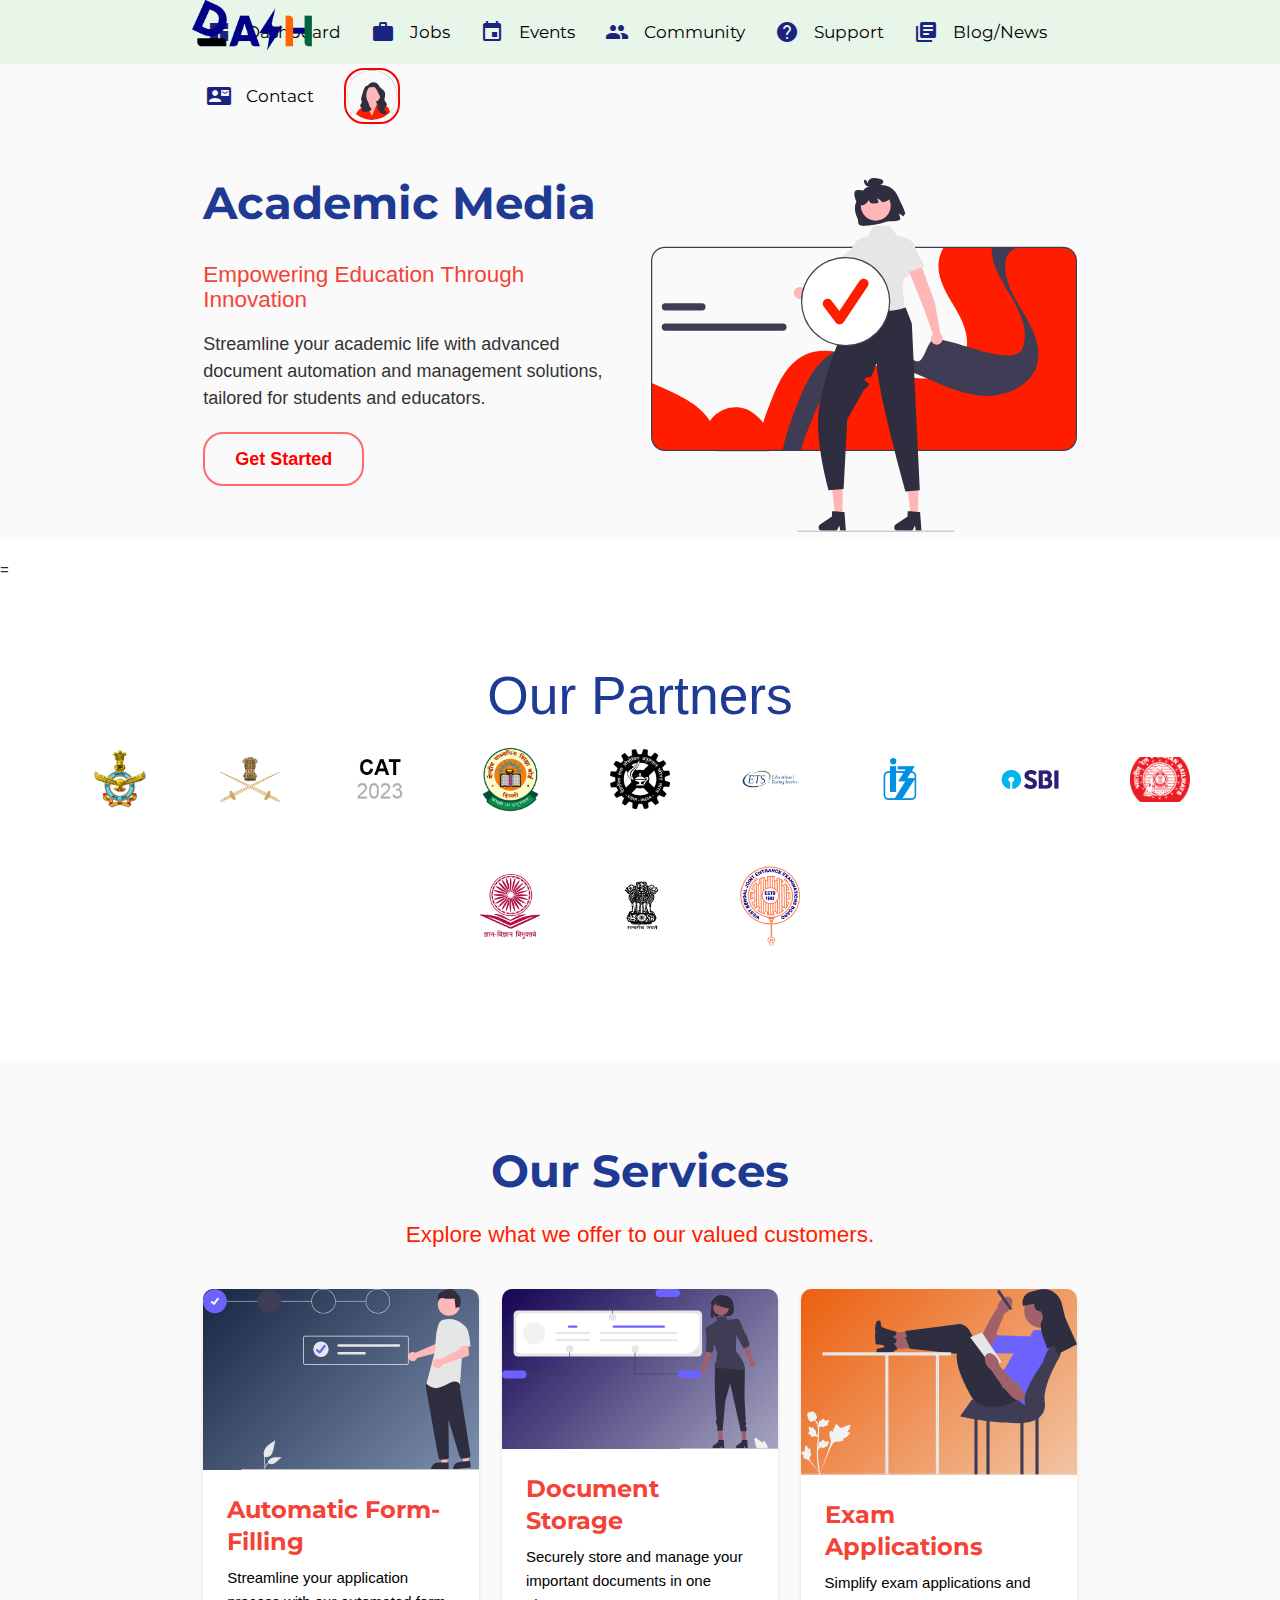
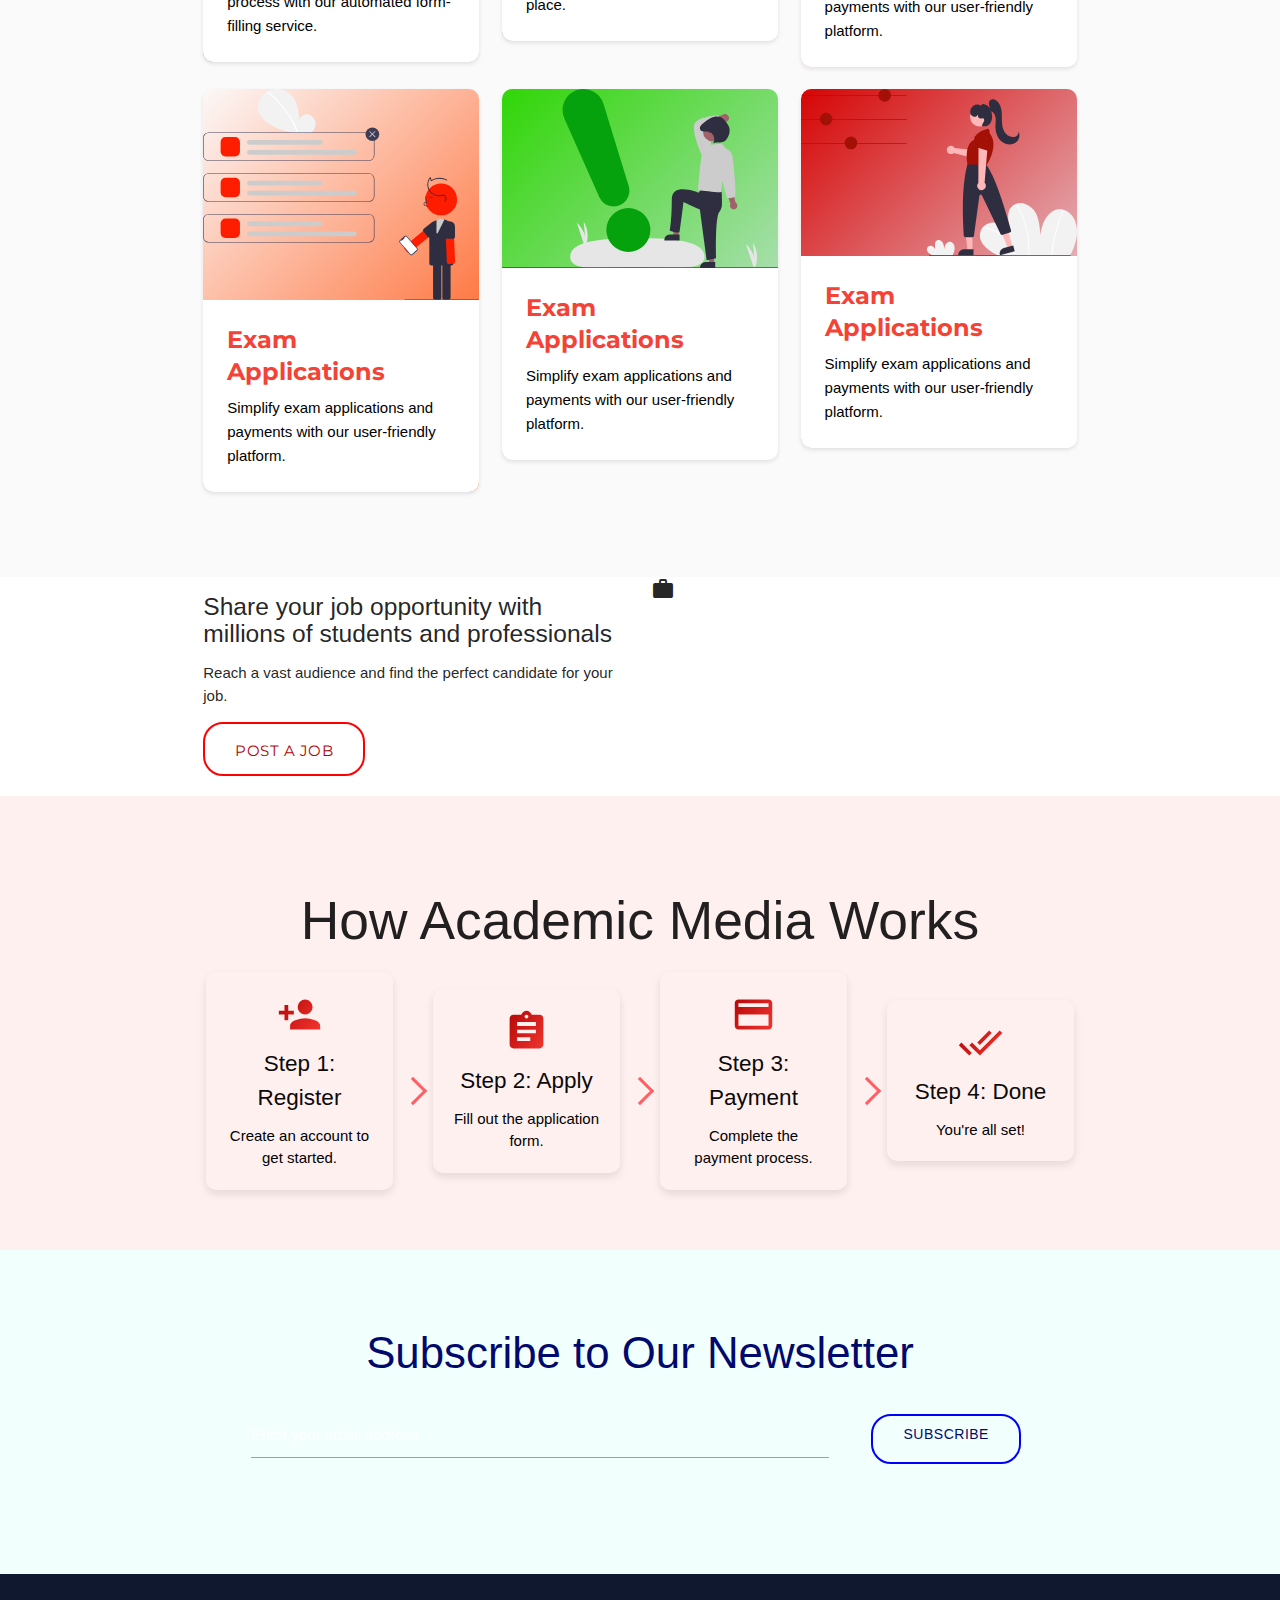
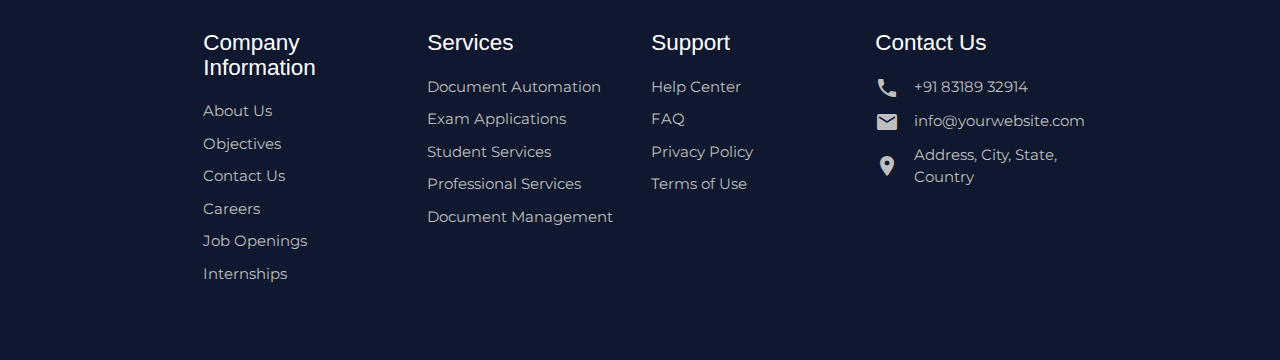
<file: index.html>
<!DOCTYPE html>
<html lang="en">
<head>
  <meta http-equiv="Content-Type" content="text/html; charset=UTF-8"/>
  <meta name="viewport" content="width=device-width, initial-scale=1, maximum-scale=1.0"/>
  <!-- SEO Meta Tags -->
  <meta name="description" content="Simplifying Form-Filling for Students and Professionals.">
  <meta name="author" content="Harinandan Shukla">
  <!-- OG Meta Tags to improve the way the post looks when you share the page on LinkedIn, Facebook, Google+ -->
  <meta property="og:site_name" content="DASH"> <!-- website name -->
  <meta property="og:site" content="https://yourwebsite.com"> <!-- website link -->
  <meta property="og:title" content="DASH - Document Automation & Streamlined Handling"> <!-- title shown in the actual shared post -->
  <meta property="og:description" content="Simplifying Form-Filling for Students and Professionals."> <!-- description shown in the actual shared post -->
  <meta property="og:image" content="img/logo/logo.png"> <!-- image link, make sure it's jpg -->
  <meta property="og:url" content="https://yourwebsite.com"> <!-- where do you want your post to link to -->
  <meta property="og:type" content="website">
  <title>DASH</title>

  <link rel="icon" href="img/logo/logo.jpeg">
  <!-- CSS  -->
  <link rel="stylesheet" href="https://cdnjs.cloudflare.com/ajax/libs/font-awesome/4.7.0/css/font-awesome.min.css">
  <link href="https://fonts.googleapis.com/icon?family=Material+Icons" rel="stylesheet">
  <link href="https://cdnjs.cloudflare.com/ajax/libs/materialize/1.0.0/css/materialize.min.css" rel="stylesheet">
  <link href="css/style.css" rel="stylesheet">
</head>
<body>

  <nav class="green lighten-5" role="navigation">
    <div class="nav-wrapper container" >
      <a id="logo-container" href="index.html" class="brand-logo"><img src="img/logo/logo.png" alt="Logo" style="height: 50px;"></a>
      <ul class="right hide-on-med-and-down">
       
        <li><a class="lsize black-text" href="#dashboard"><i class="material-icons icon-nav left">dashboard</i>Dashboard</a></li>
        <li><a class="lsize black-text" href="jobs.html"><i class="material-icons icon-nav left">work</i>Jobs</a></li>
        <li><a class="lsize black-text" href="#events"><i class="material-icons icon-nav left">event</i>Events</a></li>
        <li><a class="lsize black-text" href="#community"><i class="material-icons icon-nav  left">people</i>Community</a></li>
        <li><a class="lsize black-text" href="#support"><i class="material-icons icon-nav left">help</i>Support</a></li>
        <li><a class="lsize black-text" href="#blog-news"><i class="material-icons icon-nav  left">library_books</i>Blog/News</a></li>
        <li><a class="lsize black-text" href="#contact"><i class="material-icons icon-nav left">contact_mail</i>Contact</a></li>
      
    
        <li><a class="btn-floating btn-large avatar-image " href="login.html">
          <img src="img/avtar1.svg" alt="Avatar" class="avatar-image">
        </a></li>
        
      </ul>

      <ul id="nav-mobile" class="sidenav">
        <li class="user-info">
          <img src="img/avtar1.svg" alt="Avatar" class="avatar-image " >
          <div class="user-name">Harinandan Shukla</div>
          <div class="logout "><a href="#logout" class="blue-text">Logout</a></div>
        </li>
        <li class="divider"></li>
        <li><a class=" lsize black-text" href="login.html"><i class="material-icons  blue-text left">dashboard</i>Dashboard</a></li>
        <li><a class="lsize black-text" href="jobs.html"><i class="material-icons  blue-text left">work</i>Jobs</a></li>
        <li><a class="lsize black-text" href="#events"><i class="material-icons  blue-text left">event</i>Events</a></li>
        <li><a class="lsize black-text" href="#community"><i class="material-icons   blue-text left">people</i>Community</a></li>
        <li><a class="lsize black-text" href="#support"><i class="material-icons  blue-text  left">help</i>Support</a></li>
        <li><a class="lsize black-text" href="#blog-news"><i class="material-icons   blue-text  left">library_books</i>Blog/News</a></li>
        <li><a  class="lsize black-text"href="#contact"><i class="material-icons   blue-text left">contact_mail</i>Contact</a></li>
    
        
      </ul>
      <a href="#" data-target="nav-mobile" class="sidenav-trigger right"><i class="material-icons icon-nav bold-text">menu</i></a>
    </div>
  </nav>
  






  <section class="grey lighten-5">
    <div class="container">
      <div class="row">
        <!-- Brand Tagline -->
        <div class="col s12 m6">
          <div class="hero-container">
            <h1 class="dark-blue-text brand-line">Academic Media</h1>
            <h2 class="red-text subheading">Empowering Education Through Innovation</h2>
            <p class="description">Streamline your academic life with advanced document automation and management solutions, tailored for students and educators.</p>
            <button class="primary-btn waves-effect waves-light get-started-btn">Get Started</button>
          </div>
        </div>
        <!-- SVG Image -->
        <div class="col s12 m6">
          <img src="img/hero2.svg" alt="Your SVG Image" class="responsive-img herosvg">
        </div>
      </div>
    </div>
  </section>
 =


  <section class="section subscribe-section white ">
    <div class="row ">
        <div class="col s12">
            <h2 class="center-align dark-blue-text  ">Our Partners</h2>
            <div class="brand-logos">
                <div class="brand">
                    <img src="img/brands/1.png" alt="Brand 1">
                    <div class="brand-info">
                        <h4>AFCAT</h4>
                      
                    </div>
                </div>
                <div class="brand">
                    <img src="img/brands/2.png" alt="Brand 2">
                    <div class="brand-info">
                        <h4>Army</h4>
                      
                    </div>
                </div>
                <div class="brand">
                  <img src="img/brands/3.png" alt="Brand 2">
                  <div class="brand-info">
                      <h4>Army</h4>
                    
                  </div>
              </div><div class="brand">
                <img src="img/brands/4.png" alt="Brand 2">
                <div class="brand-info">
                    <h4>Army</h4>
                  
                </div>
            </div><div class="brand">
              <img src="img/brands/5.png" alt="Brand 2">
              <div class="brand-info">
                  <h4>Army</h4>
                
              </div>
          </div><div class="brand">
            <img src="img/brands/6.png" alt="Brand 2">
            <div class="brand-info">
                <h4>Army</h4>
              
            </div>
        </div>
        <div class="brand">
          <img src="img/brands/7.png" alt="Brand 2">
          <div class="brand-info">
              <h4>Army</h4>
            
          </div>
      </div>
     <div class="brand">
      <img src="img/brands/9.png" alt="Brand 2">
      <div class="brand-info">
          <h4>Army</h4>
        
      </div>
  </div><div class="brand">
    <img src="img/brands/10.png" alt="Brand 2">
    <div class="brand-info">
        <h4>Army</h4>
      
    </div>
</div><div class="brand">
  <img src="img/brands/11.png" alt="Brand 2">
  <div class="brand-info">
      <h4>Army</h4>
    
  </div>
</div><div class="brand">
  <img src="img/brands/12.png" alt="Brand 2">
  <div class="brand-info">
      <h4>Army</h4>
    
  </div>
</div><div class="brand">
  <img src="img/brands/13.png" alt="Brand 2">
  <div class="brand-info">
      <h4>Army</h4>
    
  </div>
</div>
                <!-- Add more brands as needed -->
            </div>
        </div>
    </div>
</section>

  
  <section class="section subscribe-section grey lighten-5 ">
    <div class="container">
      <div class="row">
        <div class="col s12 center">
          <h2 class="dark-blue-text brand-line">Our Services</h2>
          <p class="flow-text subheading">Explore what we offer to our valued customers.</p>
        </div>
      </div>
      <div class="row">
        <div class="col s12 m6 l4">
          <div class="card gradient-card1">
            <div class="card-image">
              <img src="img/service/1.svg" alt="Service Image">
            </div>
            <div class="card-content">
              <span class="card-title red-text bold-text">Automatic Form-Filling</span>
              <p class="description black-text">Streamline your application process with our automated form-filling service.</p>
            </div>
          </div>
        </div>
        <div class="col s12 m6 l4">
          <div class="card gradient-card2">
            <div class="card-image">
              <img src="img/service/2.svg" alt="Service Image">
            </div>
            <div class="card-content">
              <span class="card-title red-text bold-text">Document Storage</span>
              <p class="description black-text">Securely store and manage your important documents in one place.</p>
            </div>
          </div>
        </div>
        <div class="col s12 m6 l4">
          <div class="card gradient-card3">
            <div class="card-image">
              <img src="img/service/3.svg" alt="Service Image">
            </div>
            <div class="card-content">
              <span class="card-title red-text bold-text">Exam Applications</span>
              <p class="description black-text">Simplify exam applications and payments with our user-friendly platform.</p>
            </div>
          </div>
        </div>
        <div class="col s12 m6 l4">
          <div class="card gradient-card4">
            <div class="card-image">
              <img src="img/service/6.svg" alt="Service Image">
            </div>
            <div class="card-content">
              <span class="card-title red-text bold-text">Exam Applications</span>
              <p class="description black-text">Simplify exam applications and payments with our user-friendly platform.</p>
            </div>
          </div>
        </div><div class="col s12 m6 l4">
          <div class="card gradient-card5">
            <div class="card-image">
              <img src="img/service/4.svg" alt="Service Image">
            </div>
            <div class="card-content">
              <span class="card-title red-text bold-text">Exam Applications</span>
              <p class="description black-text">Simplify exam applications and payments with our user-friendly platform.</p>
            </div>
          </div>
        </div><div class="col s12 m6 l4">
          <div class="card gradient-card6">
            <div class="card-image">
              <img src="img/service/5.svg" alt="Service Image">
            </div>
            <div class="card-content">
              <span class="card-title red-text bold-text">Exam Applications</span>
              <p class="description black-text">Simplify exam applications and payments with our user-friendly platform.</p>
            </div>
          </div>
        </div>
        <!-- Add more service cards as needed -->
      </div>
    </div>
  </section>
  <section class="section-job white">
    <div class="container">
      <div class="row job-content">
        <div class="col s12 m6 text-content">
          <h5>Share your job opportunity with millions of students and professionals</h5>
          <p>Reach a vast audience and find the perfect candidate for your job.</p>
          <a href="#post-job" class="btn btn-large waves-effect waves-light">Post a Job</a>
        </div>
        <div class="col s12 m6 icon-content">
          <i class="material-icons">work</i>
        </div>
      </div>
    </div>
  </section>
 <!-- Steps Section -->
 <section class="steps-section">
  <div class="container">
    <h2>How Academic Media Works</h2>
    <div class="steps-content">
      <div class="step">
        <i class="material-icons step-icon">person_add</i>
        <div class="step-title">Step 1: Register</div>
        <div class="step-description">Create an account to get started.</div>
      </div>
      <div class="step">
        <i class="material-icons step-icon">assignment</i>
        <div class="step-title">Step 2: Apply</div>
        <div class="step-description">Fill out the application form.</div>
      </div>
      <div class="step">
        <i class="material-icons step-icon">payment</i>
        <div class="step-title">Step 3: Payment</div>
        <div class="step-description">Complete the payment process.</div>
      </div>
      <div class="step">
        <i class="material-icons step-icon">done_all</i>
        <div class="step-title">Step 4: Done</div>
        <div class="step-description">You're all set!</div>
      </div>
    </div>
  </div>
</section>

  <section class="subscribe-section  ">
    <div class="container subscribe-container">
      <h3 class="center-align">Subscribe to Our Newsletter</h3>
      <div class="row">
        <form class="col s12">
          <div class="row valign-wrapper">
            <div class="input-field col s9 white-text">
              <input id="email" type="email" class="validate">
              <label for="email" class="white-text">Enter your email address</label>
            </div>
            <div class="col s3">
              <button class="btn waves-effect waves-light btn-subscribe" type="submit" name="action">Subscribe
                <i class="material-icons right">send</i>
              </button>
            </div>
          </div>
        </form>
      </div>
    </div>
  </section>

  <footer class="custom-footer ">
    <div class="container">
      <div class="row">
        <div class="col l3 m6 s12">
          <h5>Company Information</h5>
          <ul>
            <li><a href="#">About Us</a></li>
            <li><a href="#">Objectives</a></li>
            <li><a href="#">Contact Us</a></li>
            <li><a href="#">Careers</a></li>
            <li><a href="#">Job Openings</a></li>
            <li><a href="#">Internships</a></li>
          </ul>
        </div>
        <div class="col l3 m6 s12">
          <h5>Services</h5>
          <ul>
            <li><a href="#">Document Automation</a></li>
            <li><a href="#">Exam Applications</a></li>
            <li><a href="#">Student Services</a></li>
            <li><a href="#">Professional Services</a></li>
            <li><a href="#">Document Management</a></li>
          </ul>
        </div>
        <div class="col l3 m6 s12">
          <h5>Support</h5>
          <ul>
            <li><a href="#">Help Center</a></li>
            <li><a href="#">FAQ</a></li>
            <li><a href="#">Privacy Policy</a></li>
            <li><a href="#">Terms of Use</a></li>
          </ul>
        </div>
        <div class="col l3 m6 s12">
          <h5>Contact Us</h5>
          <ul>
            <li><a href="#"><i class="material-icons left">call</i> +91 83189 32914</a></li>
            <li><a href="#"><i class="material-icons left">email</i> info@yourwebsite.com</a></li>
            <li><a href="#"><i class="material-icons left">location_on</i> Address, City, State, Country</a></li>
          </ul>
        </div>
      </div>
      
    </div>
  </footer>
  
  <!--  Scripts-->
  <script src="https://code.jquery.com/jquery-3.6.0.min.js"></script>
  <script src="https://cdnjs.cloudflare.com/ajax/libs/materialize/1.0.0/js/materialize.min.js"></script>
  <script>
    document.addEventListener('DOMContentLoaded', function() {
      M.Sidenav.init(document.querySelectorAll('.sidenav'));
    });
  </script>
</body>
</html>
</file>
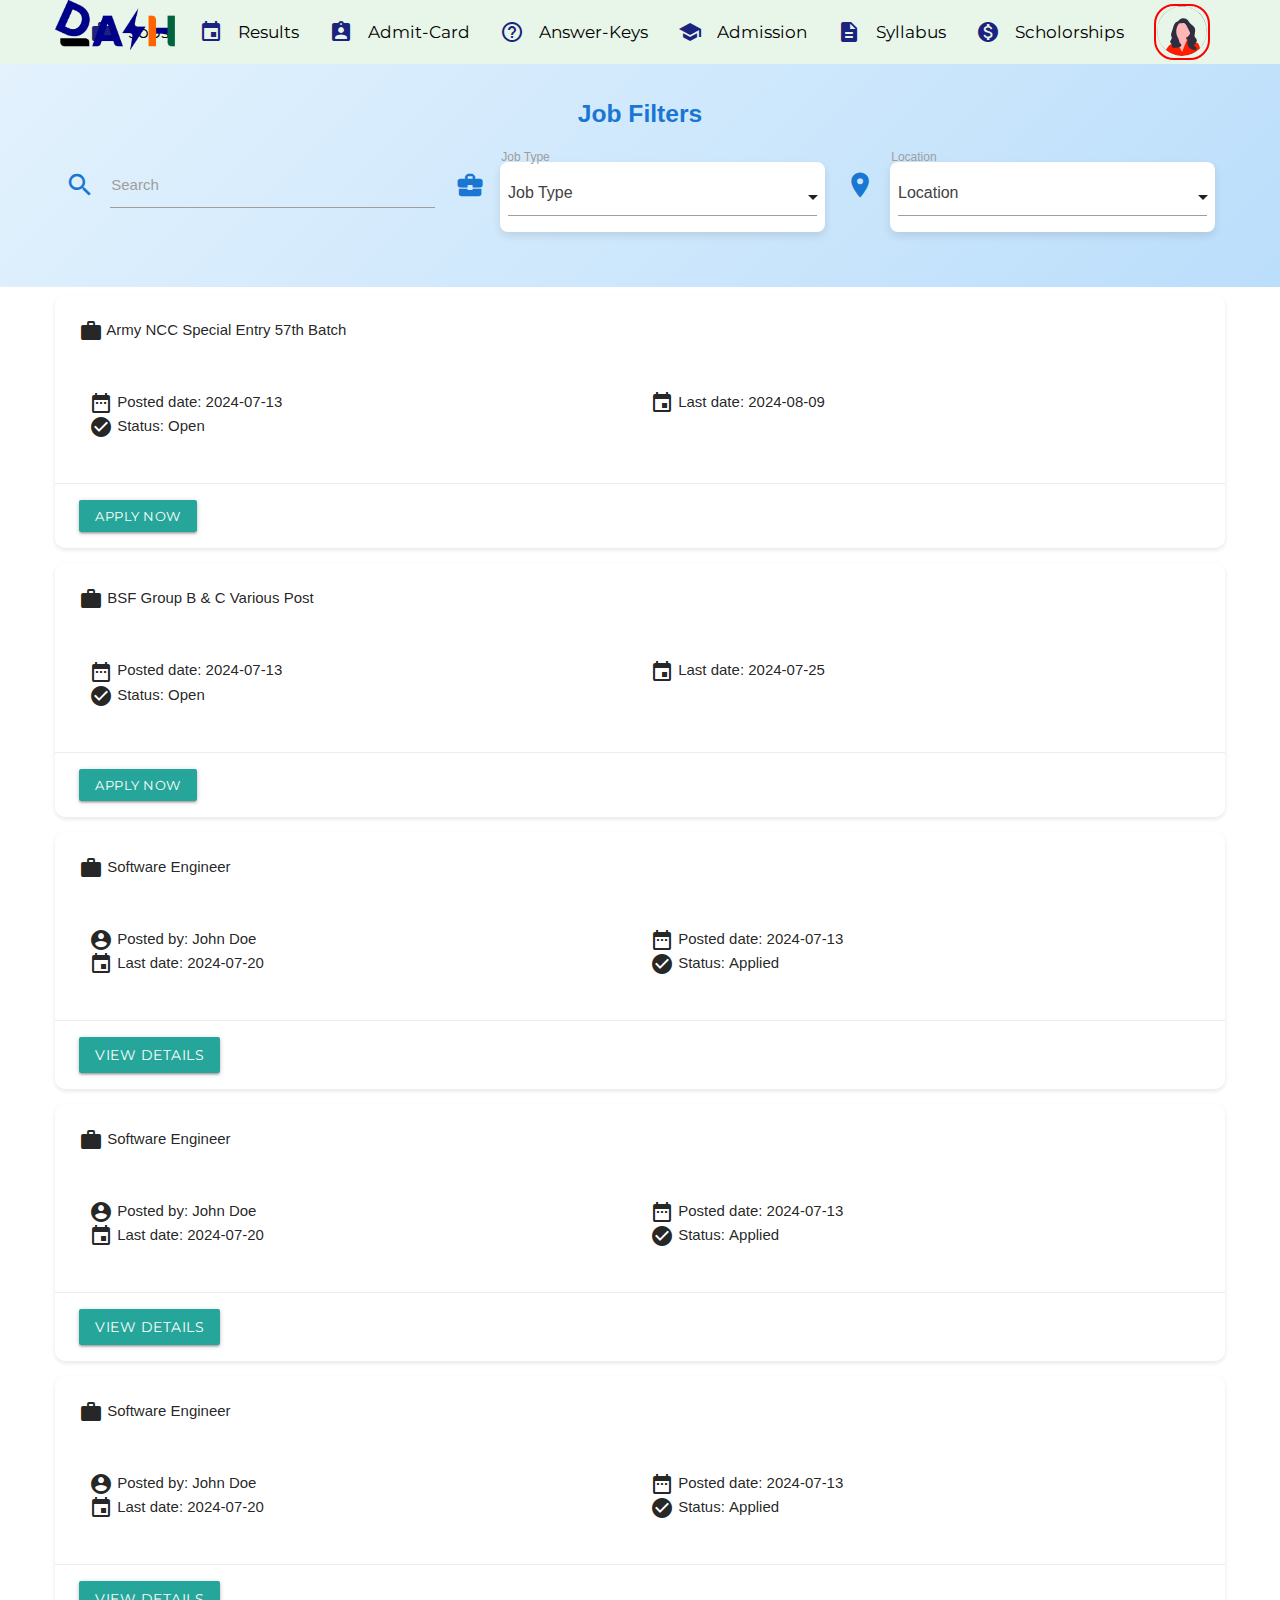
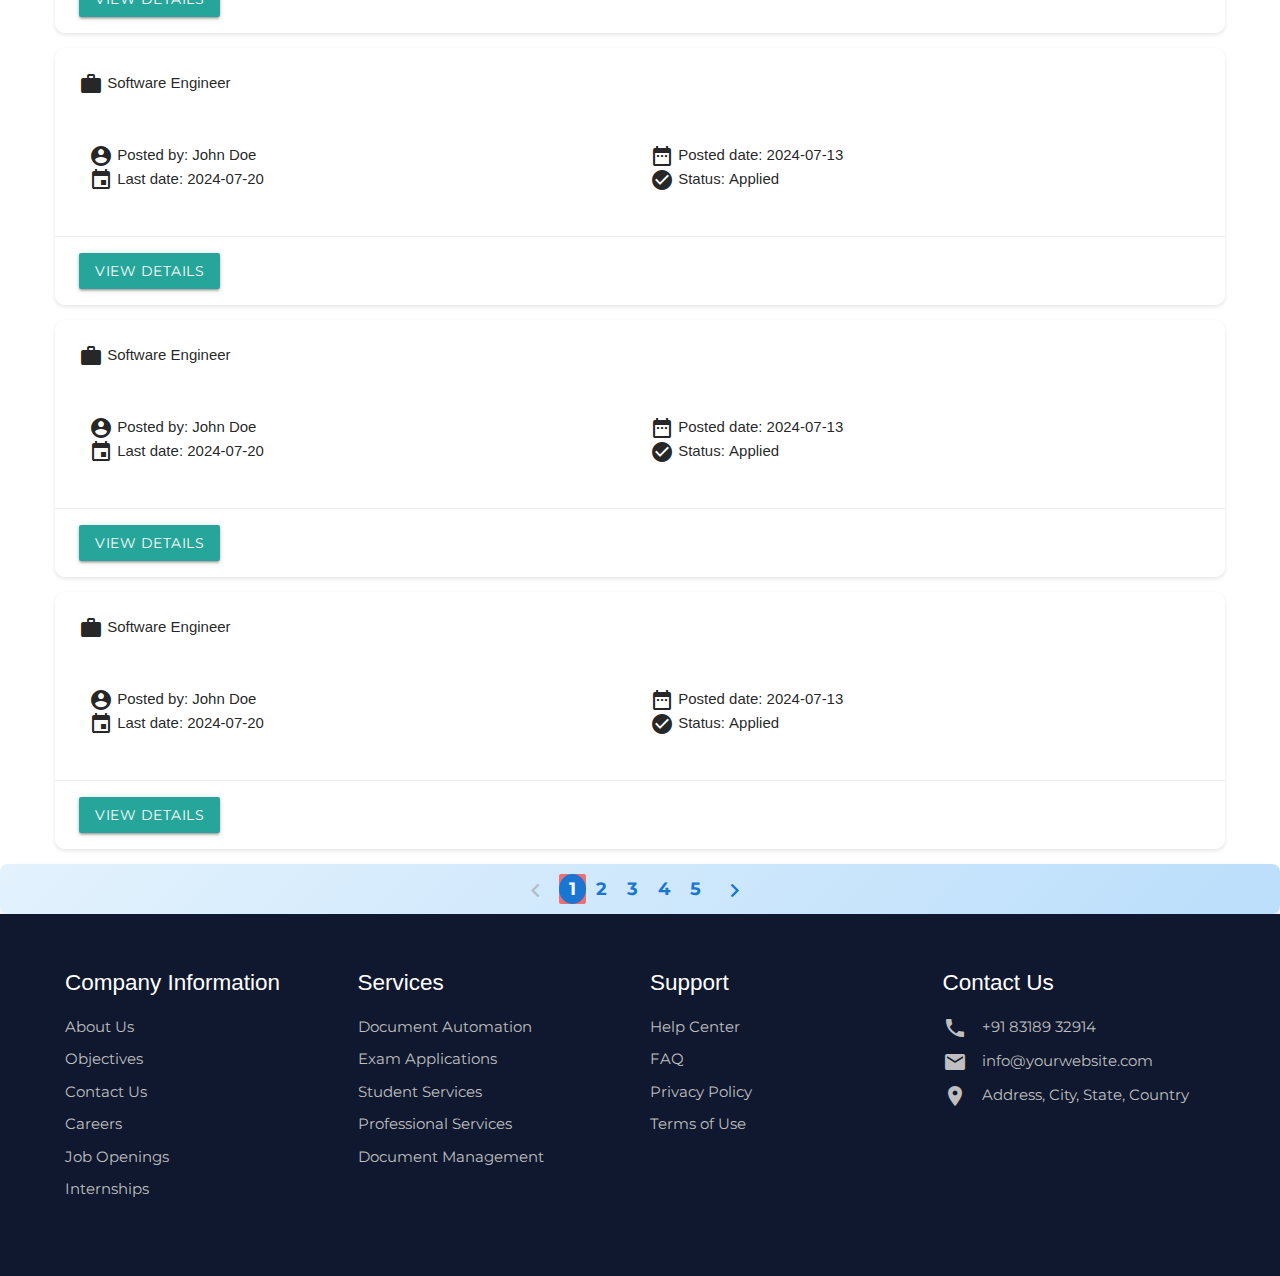
<file: dummyjobs.html>
<!DOCTYPE html>
<html lang="en">
<head>
  <meta http-equiv="Content-Type" content="text/html; charset=UTF-8"/>
  <meta name="viewport" content="width=device-width, initial-scale=1, maximum-scale=1.0"/>
  <!-- SEO Meta Tags -->
  <meta name="description" content="Simplifying Form-Filling for Students and Professionals.">
  <meta name="author" content="Harinandan Shukla">
  <!-- OG Meta Tags to improve the way the post looks when you share the page on LinkedIn, Facebook, Google+ -->
  <meta property="og:site_name" content="DASH"> <!-- website name -->
  <meta property="og:site" content="https://yourwebsite.com"> <!-- website link -->
  <meta property="og:title" content="DASH - Document Automation & Streamlined Handling"> <!-- title shown in the actual shared post -->
  <meta property="og:description" content="Simplifying Form-Filling for Students and Professionals."> <!-- description shown in the actual shared post -->
  <meta property="og:image" content="img/logo/logo.png"> <!-- image link, make sure it's jpg -->
  <meta property="og:url" content="https://yourwebsite.com"> <!-- where do you want your post to link to -->
  <meta property="og:type" content="website">
  <title>Jobs</title>

  <link rel="icon" href="img/logo/logo.jpeg">
  <!-- CSS  -->
  <link rel="stylesheet" href="https://cdnjs.cloudflare.com/ajax/libs/font-awesome/4.7.0/css/font-awesome.min.css">
  <link href="https://fonts.googleapis.com/icon?family=Material+Icons" rel="stylesheet">
  <link href="https://cdnjs.cloudflare.com/ajax/libs/materialize/1.0.0/css/materialize.min.css" rel="stylesheet">
  <link href="css/style.css" rel="stylesheet">
  <link href="jobs.css" rel="stylesheet">
</head>
<body>

  <nav class="green lighten-5" role="navigation">
    <div class="nav-wrapper container" >
      <a id="logo-container" href="index.html" class="brand-logo"><img src="img/logo/logo.png" alt="Logo" style="height: 50px;"></a>
      <ul class="right hide-on-med-and-down">
<li><a class="lsize black-text" href="#jobs"><i class="material-icons icon-nav left">work</i>Jobs</a></li>
<li><a class="lsize black-text" href="#events"><i class="material-icons icon-nav left">event</i>Results</a></li>
<li><a class="lsize black-text" href="#community"><i class="material-icons icon-nav left">assignment_ind</i>Admit-Card</a></li>
<li><a class="lsize black-text" href="#support"><i class="material-icons icon-nav left">help_outline</i>Answer-Keys</a></li>
<li><a class="lsize black-text" href="#blog-news"><i class="material-icons icon-nav left">school</i>Admission</a></li>
<li><a class="lsize black-text" href="#contact"><i class="material-icons icon-nav left">description</i>Syllabus</a></li>
<li><a class="lsize black-text" href="#scholarship"><i class="material-icons icon-nav left">monetization_on</i>Scholorships</a></li>


      
    
        <li><a class="btn-floating btn-large avatar-image " href="login.html">
          <img src="img/avtar1.svg" alt="Avatar" class="avatar-image">
        </a></li>
        
      </ul>

      <ul id="nav-mobile" class="sidenav">
        <li class="user-info">
          <img src="img/avtar1.svg" alt="Avatar" class="avatar-image" >
          <div class="user-name">Harinandan Shukla</div>
          <div class="logout "><a href="#logout" class="blue-text">Logout</a></div>
        </li>
        <li class="divider"></li>
      
        <li><a class="lsize black-text" href="index.html"><i class="material-icons icon-nav left">home</i>Home</a></li>
<li><a class="lsize black-text" href="#jobs"><i class="material-icons icon-nav left">work</i>Jobs</a></li>
<li><a class="lsize black-text" href="#events"><i class="material-icons icon-nav left">event</i>Results</a></li>
<li><a class="lsize black-text" href="#community"><i class="material-icons icon-nav left">assignment_ind</i>Admit-Card</a></li>
<li><a class="lsize black-text" href="#support"><i class="material-icons icon-nav left">help_outline</i>Answer-Keys</a></li>
<li><a class="lsize black-text" href="#blog-news"><i class="material-icons icon-nav left">school</i>Admission</a></li>
<li><a class="lsize black-text" href="#contact"><i class="material-icons icon-nav left">description</i>Syllabus</a></li>
<li><a class="lsize black-text" href="#scholarship"><i class="material-icons icon-nav left">monetization_on</i>Scholorships</a></li>
<li><a class="lsize black-text" href="#support"><i class="material-icons icon-nav left">support_agent</i>Support</a></li>

        
      </ul>
      <a href="#" data-target="nav-mobile" class="sidenav-trigger right"><i class="material-icons icon-nav bold-text">menu</i></a>
    </div>
  </nav>
  <section class="sectionfilter">

    <div class="container filter-section">
        <h5>Job Filters</h5>
        <div class="row">
          <div class="input-field col s12 m4">
            <i class="material-icons prefix">search</i>
            <input type="text" id="search" class="autocomplete">
            <label for="search">Search</label>
          </div>
          <div class="input-field col s12 m4">
            <i class="material-icons prefix">business_center</i>
            <select multiple>
              <option value="" disabled selected>Job Type</option>
              <option value="1">Full Time</option>
              <option value="2">Part Time</option>
              <option value="3">Remote</option>
            </select>
            <label>Job Type</label>
          </div>
          <div class="input-field col s12 m4">
            <i class="material-icons prefix">location_on</i>
            <select multiple>
              <option value="" disabled selected>Location</option>
              <option value="1">New York</option>
              <option value="2">San Francisco</option>
              <option value="3">Remote</option>
            </select>
            <label>Location</label>
          </div>
        </div>
      </div>
  </section>
 <!-- Filter Section -->

 <section class="job-section-post">
    <div class="container">
      
      <!-- Job Card 1 -->
      <div class="card job-card">
        <div class="card-content job-card-header">
          <i class="material-icons">work</i>
          <span>Army NCC Special Entry 57th Batch</span>
        </div>
        <div class="card-content job-card-content">
          <div class="row">
            <div class="col s12 m6">
              <i class="material-icons">date_range</i>
              Posted date: <strong>2024-07-13</strong>
            </div>
            <div class="col s12 m6">
              <i class="material-icons">event</i>
              Last date: <strong>2024-08-09</strong>
            </div>
            <div class="col s12">
              <i class="material-icons">check_circle</i>
              Status: <strong>Open</strong>
            </div>
          </div>
        </div>
        <div class="card-action job-card-footer">
          <a class="btn btn-small" href="#!">Apply Now</a>
        </div>
      </div>
      
      <!-- Job Card 2 -->
      <div class="card job-card">
        <div class="card-content job-card-header">
          <i class="material-icons">work</i>
          <span>BSF Group B & C Various Post</span>
        </div>
        <div class="card-content job-card-content">
          <div class="row">
            <div class="col s12 m6">
              <i class="material-icons">date_range</i>
              Posted date: <strong>2024-07-13</strong>
            </div>
            <div class="col s12 m6">
              <i class="material-icons">event</i>
              Last date: <strong>2024-07-25</strong>
            </div>
            <div class="col s12">
              <i class="material-icons">check_circle</i>
              Status: <strong>Open</strong>
            </div>
          </div>
        </div>
        <div class="card-action job-card-footer">
          <a class="btn btn-small" href="#!">Apply Now</a>
        </div>
      </div>
      
      <!-- Repeat similar structure for remaining job cards -->
      
    </div>
  </section>
  
 <section class="job-section-post">
    <div class="container">
      <div class="card job-card">
        <div class="card-content job-card-header">
          <i class="material-icons">work</i>
          <span>Software Engineer</span>
        </div>
        <div class="card-content job-card-content">
          <div class="row">
            <div class="col s12 m6">
              <i class="material-icons">account_circle</i>
              Posted by: <strong>John Doe</strong>
            </div>
            <div class="col s12 m6">
              <i class="material-icons">date_range</i>
              Posted date: <strong>2024-07-13</strong>
            </div>
            <div class="col s12 m6">
              <i class="material-icons">event</i>
              Last date: <strong>2024-07-20</strong>
            </div>
            <div class="col s12 m6">
              <i class="material-icons">check_circle</i>
              Status: <strong>Applied</strong>
            </div>
          </div>
        </div>
        <div class="card-action job-card-footer">
          <a class="btn" href="#!">View Details</a>
        </div>
      </div>
    </div>
  </section>

 <section class="job-section-post">
    <div class="container">
      <div class="card job-card">
        <div class="card-content job-card-header">
          <i class="material-icons">work</i>
          <span>Software Engineer</span>
        </div>
        <div class="card-content job-card-content">
          <div class="row">
            <div class="col s12 m6">
              <i class="material-icons">account_circle</i>
              Posted by: <strong>John Doe</strong>
            </div>
            <div class="col s12 m6">
              <i class="material-icons">date_range</i>
              Posted date: <strong>2024-07-13</strong>
            </div>
            <div class="col s12 m6">
              <i class="material-icons">event</i>
              Last date: <strong>2024-07-20</strong>
            </div>
            <div class="col s12 m6">
              <i class="material-icons">check_circle</i>
              Status: <strong>Applied</strong>
            </div>
          </div>
        </div>
        <div class="card-action job-card-footer">
          <a class="btn" href="#!">View Details</a>
        </div>
      </div>
    </div>
  </section>
  <section class="job-section-post">
     <div class="container">
       <div class="card job-card">
         <div class="card-content job-card-header">
           <i class="material-icons">work</i>
           <span>Software Engineer</span>
         </div>
         <div class="card-content job-card-content">
           <div class="row">
             <div class="col s12 m6">
               <i class="material-icons">account_circle</i>
               Posted by: <strong>John Doe</strong>
             </div>
             <div class="col s12 m6">
               <i class="material-icons">date_range</i>
               Posted date: <strong>2024-07-13</strong>
             </div>
             <div class="col s12 m6">
               <i class="material-icons">event</i>
               Last date: <strong>2024-07-20</strong>
             </div>
             <div class="col s12 m6">
               <i class="material-icons">check_circle</i>
               Status: <strong>Applied</strong>
             </div>
           </div>
         </div>
         <div class="card-action job-card-footer">
           <a class="btn" href="#!">View Details</a>
         </div>
       </div>
     </div>
   </section>
   <section class="job-section-post">
      <div class="container">
        <div class="card job-card">
          <div class="card-content job-card-header">
            <i class="material-icons">work</i>
            <span>Software Engineer</span>
          </div>
          <div class="card-content job-card-content">
            <div class="row">
              <div class="col s12 m6">
                <i class="material-icons">account_circle</i>
                Posted by: <strong>John Doe</strong>
              </div>
              <div class="col s12 m6">
                <i class="material-icons">date_range</i>
                Posted date: <strong>2024-07-13</strong>
              </div>
              <div class="col s12 m6">
                <i class="material-icons">event</i>
                Last date: <strong>2024-07-20</strong>
              </div>
              <div class="col s12 m6">
                <i class="material-icons">check_circle</i>
                Status: <strong>Applied</strong>
              </div>
            </div>
          </div>
          <div class="card-action job-card-footer">
            <a class="btn" href="#!">View Details</a>
          </div>
        </div>
      </div>
    </section>
    <section class="job-section-post">
       <div class="container">
         <div class="card job-card">
           <div class="card-content job-card-header">
             <i class="material-icons">work</i>
             <span>Software Engineer</span>
           </div>
           <div class="card-content job-card-content">
             <div class="row">
               <div class="col s12 m6">
                 <i class="material-icons">account_circle</i>
                 Posted by: <strong>John Doe</strong>
               </div>
               <div class="col s12 m6">
                 <i class="material-icons">date_range</i>
                 Posted date: <strong>2024-07-13</strong>
               </div>
               <div class="col s12 m6">
                 <i class="material-icons">event</i>
                 Last date: <strong>2024-07-20</strong>
               </div>
               <div class="col s12 m6">
                 <i class="material-icons">check_circle</i>
                 Status: <strong>Applied</strong>
               </div>
             </div>
           </div>
           <div class="card-action job-card-footer">
             <a class="btn" href="#!">View Details</a>
           </div>
         </div>
       </div>
     </section>
     <section class="job-section-post">
        <div class="container">
          <div class="card job-card">
            <div class="card-content job-card-header">
              <i class="material-icons">work</i>
              <span>Software Engineer</span>
            </div>
            <div class="card-content job-card-content">
              <div class="row">
                <div class="col s12 m6">
                  <i class="material-icons">account_circle</i>
                  Posted by: <strong>John Doe</strong>
                </div>
                <div class="col s12 m6">
                  <i class="material-icons">date_range</i>
                  Posted date: <strong>2024-07-13</strong>
                </div>
                <div class="col s12 m6">
                  <i class="material-icons">event</i>
                  Last date: <strong>2024-07-20</strong>
                </div>
                <div class="col s12 m6">
                  <i class="material-icons">check_circle</i>
                  Status: <strong>Applied</strong>
                </div>
              </div>
            </div>
            <div class="card-action job-card-footer">
              <a class="btn" href="#!">View Details</a>
            </div>
          </div>
        </div>
      </section>


     <!-- Pagination -->
  <ul class="pagination">
    <li class="disabled"><a href="#!"><i class="material-icons">chevron_left</i></a></li>
    <li class="active"><a href="#!">1</a></li>
    <li class="waves-effect"><a href="#!">2</a></li>
    <li class="waves-effect"><a href="#!">3</a></li>
    <li class="waves-effect"><a href="#!">4</a></li>
    <li class="waves-effect"><a href="#!">5</a></li>
    <li class="waves-effect"><a href="#!"><i class="material-icons">chevron_right</i></a></li>
  </ul>
  
  <footer class="custom-footer ">
    <div class="container">
      <div class="row">
        <div class="col l3 m6 s12">
          <h5>Company Information</h5>
          <ul>
            <li><a href="#">About Us</a></li>
            <li><a href="#">Objectives</a></li>
            <li><a href="#">Contact Us</a></li>
            <li><a href="#">Careers</a></li>
            <li><a href="#">Job Openings</a></li>
            <li><a href="#">Internships</a></li>
          </ul>
        </div>
        <div class="col l3 m6 s12">
          <h5>Services</h5>
          <ul>
            <li><a href="#">Document Automation</a></li>
            <li><a href="#">Exam Applications</a></li>
            <li><a href="#">Student Services</a></li>
            <li><a href="#">Professional Services</a></li>
            <li><a href="#">Document Management</a></li>
          </ul>
        </div>
        <div class="col l3 m6 s12">
          <h5>Support</h5>
          <ul>
            <li><a href="#">Help Center</a></li>
            <li><a href="#">FAQ</a></li>
            <li><a href="#">Privacy Policy</a></li>
            <li><a href="#">Terms of Use</a></li>
          </ul>
        </div>
        <div class="col l3 m6 s12">
          <h5>Contact Us</h5>
          <ul>
            <li><a href="#"><i class="material-icons left">call</i> +91 83189 32914</a></li>
            <li><a href="#"><i class="material-icons left">email</i> info@yourwebsite.com</a></li>
            <li><a href="#"><i class="material-icons left">location_on</i> Address, City, State, Country</a></li>
          </ul>
        </div>
      </div>
      
    </div>
  </footer>
  
  <!--  Scripts-->
  <script src="https://code.jquery.com/jquery-3.6.0.min.js"></script>
  <script src="https://cdnjs.cloudflare.com/ajax/libs/materialize/1.0.0/js/materialize.min.js"></script>
  <script>
    document.addEventListener('DOMContentLoaded', function() {
      M.Sidenav.init(document.querySelectorAll('.sidenav'));
    });
  </script>
  <script>
    $(document).ready(function(){
      $('.sidenav').sidenav();
      $('input.autocomplete').autocomplete({
        data: {
          "Google": null,
          "Apple": null,
          "Microsoft": null,
          "Amazon": null
        },
      });
      $('select').formSelect();
    });
  </script>
</body>
</html>
</file>
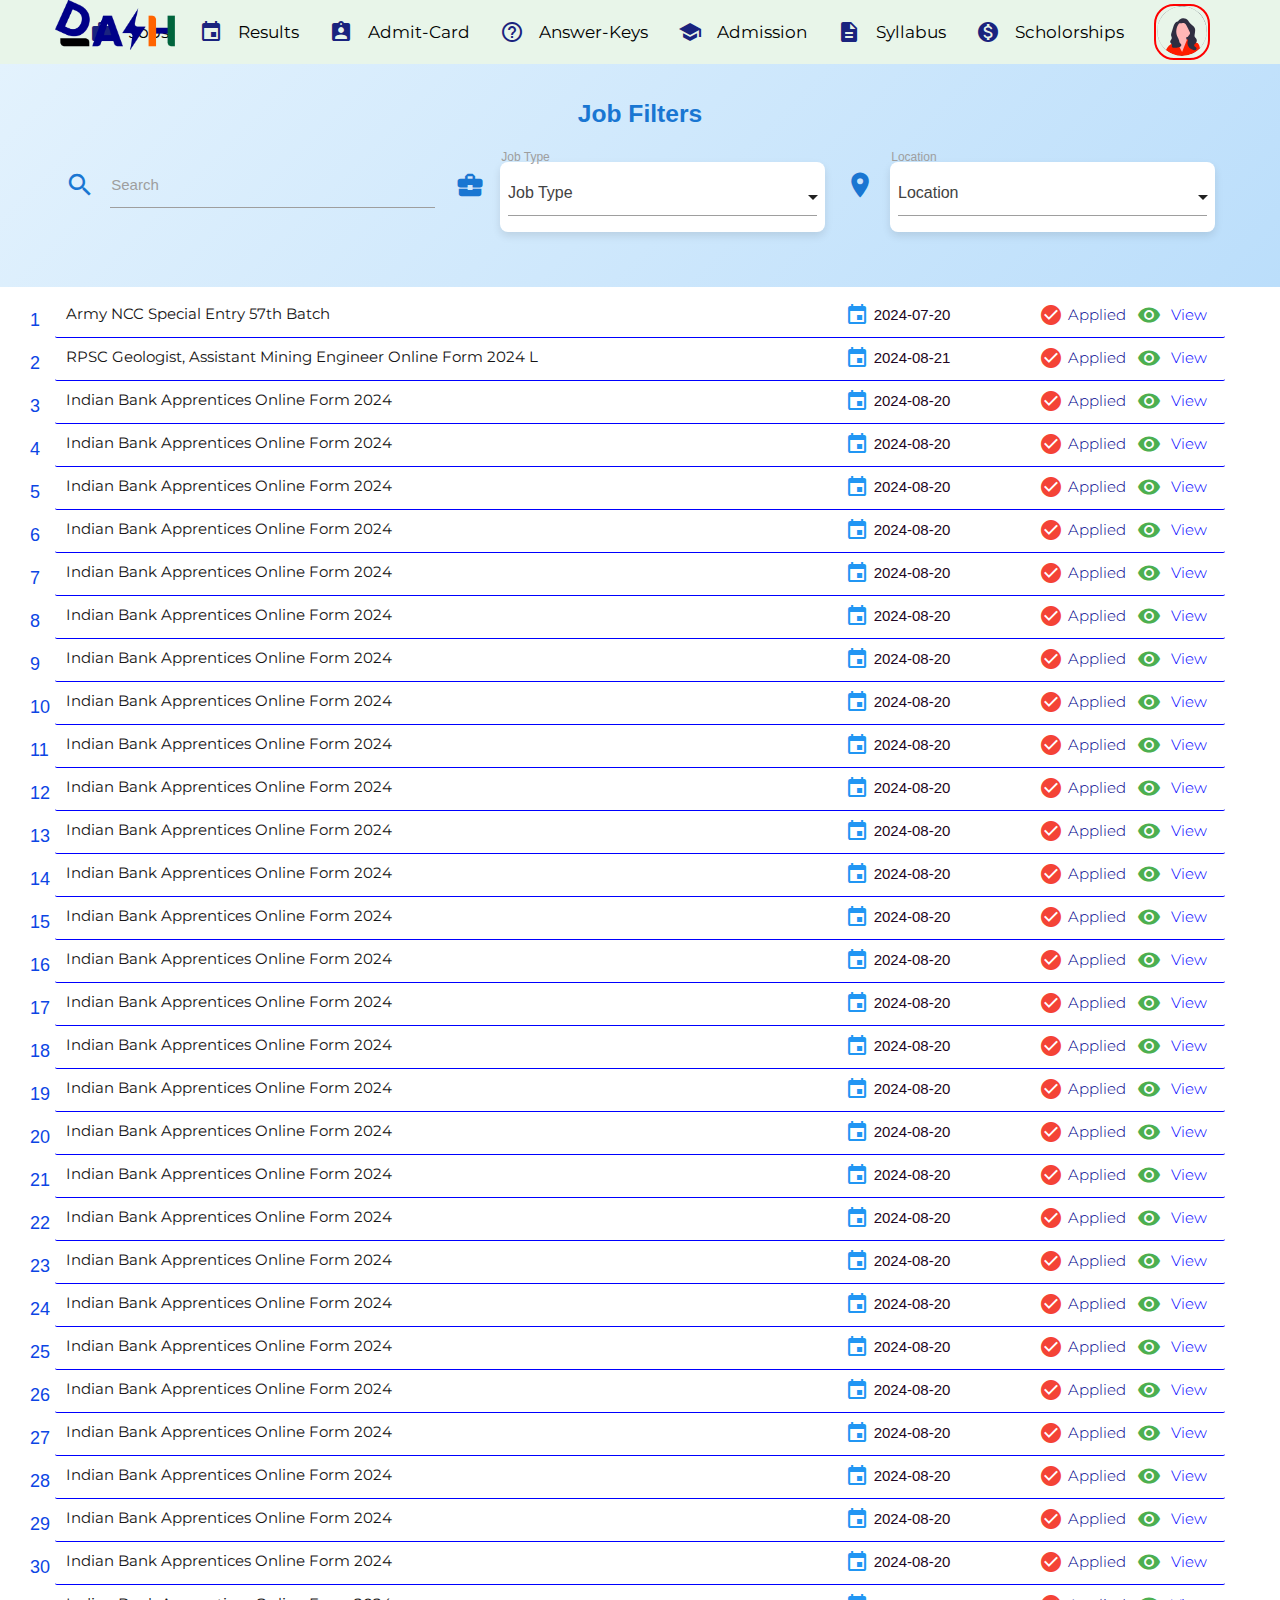
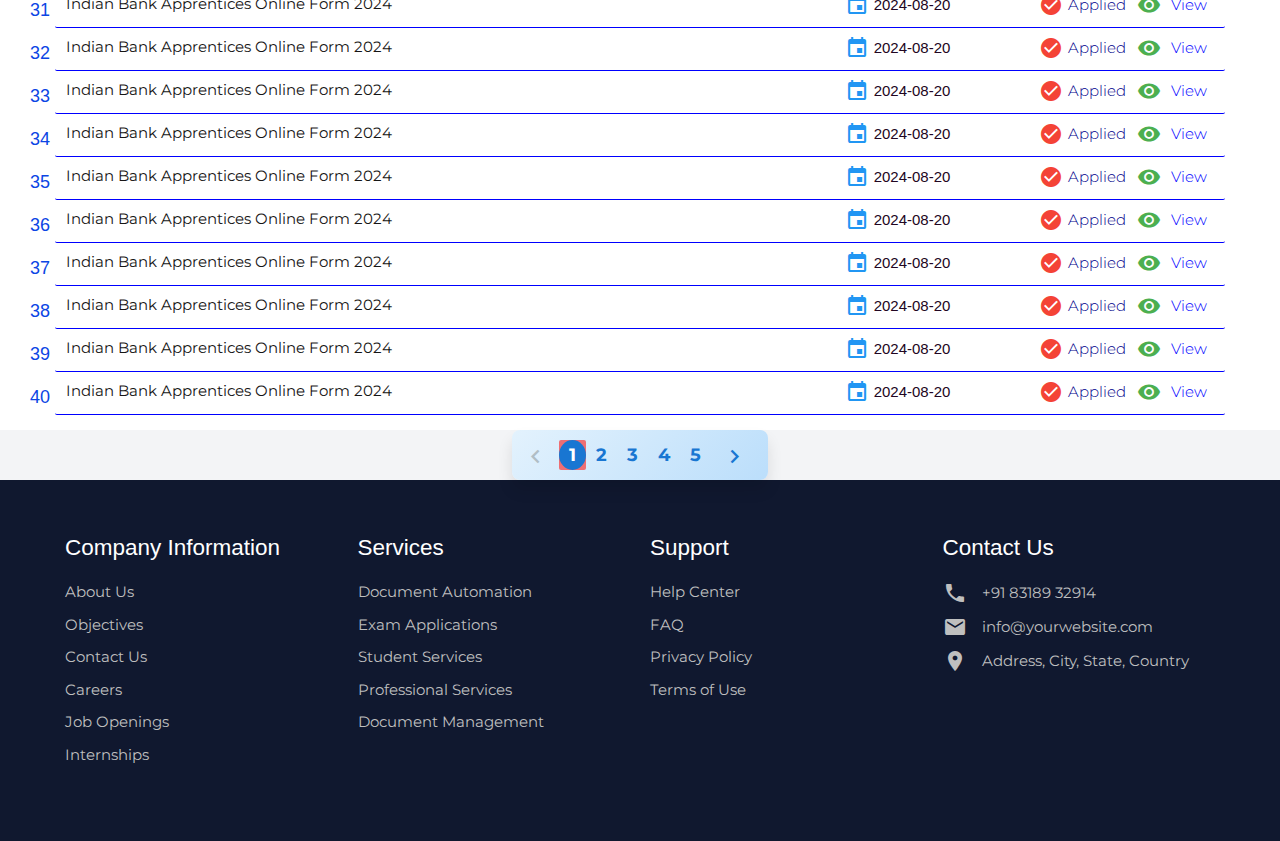
<file: jobs.html>
<!DOCTYPE html>
<html lang="en">
<head>
  <meta http-equiv="Content-Type" content="text/html; charset=UTF-8"/>
  <meta name="viewport" content="width=device-width, initial-scale=1, maximum-scale=1.0"/>
  <!-- SEO Meta Tags -->
  <meta name="description" content="Simplifying Form-Filling for Students and Professionals.">
  <meta name="author" content="Harinandan Shukla">
  <!-- OG Meta Tags to improve the way the post looks when you share the page on LinkedIn, Facebook, Google+ -->
  <meta property="og:site_name" content="DASH"> <!-- website name -->
  <meta property="og:site" content="https://yourwebsite.com"> <!-- website link -->
  <meta property="og:title" content="DASH - Document Automation & Streamlined Handling"> <!-- title shown in the actual shared post -->
  <meta property="og:description" content="Simplifying Form-Filling for Students and Professionals."> <!-- description shown in the actual shared post -->
  <meta property="og:image" content="img/logo/logo.png"> <!-- image link, make sure it's jpg -->
  <meta property="og:url" content="https://yourwebsite.com"> <!-- where do you want your post to link to -->
  <meta property="og:type" content="website">
  <title>Jobs</title>

  <link rel="icon" href="img/logo/logo.jpeg">
  <!-- CSS  -->
  <link rel="stylesheet" href="https://cdnjs.cloudflare.com/ajax/libs/font-awesome/4.7.0/css/font-awesome.min.css">
  <link href="https://fonts.googleapis.com/icon?family=Material+Icons" rel="stylesheet">
  <link href="https://cdnjs.cloudflare.com/ajax/libs/materialize/1.0.0/css/materialize.min.css" rel="stylesheet">
  <link href="css/style.css" rel="stylesheet">
  <link href="jobs.css" rel="stylesheet">
</head>
<body>

  <nav class="green lighten-5" role="navigation">
    <div class="nav-wrapper container" >
      <a id="logo-container" href="index.html" class="brand-logo"><img src="img/logo/logo.png" alt="Logo" style="height: 50px;"></a>
      <ul class="right hide-on-med-and-down">
<li><a class="lsize black-text" href="#jobs"><i class="material-icons icon-nav left">work</i>Jobs</a></li>
<li><a class="lsize black-text" href="#events"><i class="material-icons icon-nav left">event</i>Results</a></li>
<li><a class="lsize black-text" href="#community"><i class="material-icons icon-nav left">assignment_ind</i>Admit-Card</a></li>
<li><a class="lsize black-text" href="#support"><i class="material-icons icon-nav left">help_outline</i>Answer-Keys</a></li>
<li><a class="lsize black-text" href="#blog-news"><i class="material-icons icon-nav left">school</i>Admission</a></li>
<li><a class="lsize black-text" href="#contact"><i class="material-icons icon-nav left">description</i>Syllabus</a></li>
<li><a class="lsize black-text" href="#scholarship"><i class="material-icons icon-nav left">monetization_on</i>Scholorships</a></li>


      
    
        <li><a class="btn-floating btn-large avatar-image " href="login.html">
          <img src="img/avtar1.svg" alt="Avatar" class="avatar-image">
        </a></li>
        
      </ul>

      <ul id="nav-mobile" class="sidenav">
        <li class="user-info">
          <img src="img/avtar1.svg" alt="Avatar" class="avatar-image" >
          <div class="user-name">Harinandan Shukla</div>
          <div class="logout "><a href="#logout" class="blue-text">Logout</a></div>
        </li>
        <li class="divider"></li>
      
        <li><a class="lsize black-text" href="index.html"><i class="material-icons icon-nav left">home</i>Home</a></li>
<li><a class="lsize black-text" href="#jobs"><i class="material-icons icon-nav left">work</i>Jobs</a></li>
<li><a class="lsize black-text" href="#events"><i class="material-icons icon-nav left">event</i>Results</a></li>
<li><a class="lsize black-text" href="#community"><i class="material-icons icon-nav left">assignment_ind</i>Admit-Card</a></li>
<li><a class="lsize black-text" href="#support"><i class="material-icons icon-nav left">help_outline</i>Answer-Keys</a></li>
<li><a class="lsize black-text" href="#blog-news"><i class="material-icons icon-nav left">school</i>Admission</a></li>
<li><a class="lsize black-text" href="#contact"><i class="material-icons icon-nav left">description</i>Syllabus</a></li>
<li><a class="lsize black-text" href="#scholarship"><i class="material-icons icon-nav left">monetization_on</i>Scholorships</a></li>
<li><a class="lsize black-text" href="#support"><i class="material-icons icon-nav left">support_agent</i>Support</a></li>

        
      </ul>
      <a href="#" data-target="nav-mobile" class="sidenav-trigger right"><i class="material-icons icon-nav bold-text">menu</i></a>
    </div>
  </nav>
  <section class="sectionfilter">

    <div class="container filter-section">
        <h5>Job Filters</h5>
        <div class="row">
          <div class="input-field col s12 m4">
            <i class="material-icons prefix">search</i>
            <input type="text" id="search" class="autocomplete">
            <label for="search">Search</label>
          </div>
          <div class="input-field col s12 m4">
            <i class="material-icons prefix">business_center</i>
            <select multiple>
              <option value="" disabled selected>Job Type</option>
              <option value="1">Full Time</option>
              <option value="2">Part Time</option>
              <option value="3">Remote</option>
            </select>
            <label>Job Type</label>
          </div>
          <div class="input-field col s12 m4">
            <i class="material-icons prefix">location_on</i>
            <select multiple>
              <option value="" disabled selected>Location</option>
              <option value="1">New York</option>
              <option value="2">San Francisco</option>
              <option value="3">Remote</option>
            </select>
            <label>Location</label>
          </div>
        </div>
      </div>
  </section>
 <!-- Filter Section -->
 <section class="job-section-post">
    <div class="container">
        <ol class="job-list">
            <li class="row card-panel">
                <div class="col s12 m4 l8">
                    <span class="card-title"><a href="#">Army NCC Special Entry 57th Batch</a></span>
                </div>
                <div class="col s4 m4 l2 job-details blue-text">
                    <span><i class="material-icons ">event</i> 
                         <strong  class="datejob">2024-07-20</strong></span>
                </div>
                <div class="col s4 m4 l1 job-details red-text">
                    <span><i class="material-icons  ">check_circle</i> 
                        <strong class="status-applied">Applied</strong></span>
                </div>
                <div class="col s4 m4 l1 job-details green-text">
                    <span><i class="material-icons">visibility</i> 
                        <a href="#">View</a></span>
                </div>
            </li>
            <li class="row card-panel">
                <div class="col s12 m4 l8">
                    <span class="card-title"><a href="#">     

                        RPSC Geologist, Assistant Mining Engineer Online Form 2024 L</a></span>
                </div>
                <div class="col s4 m4 l2 job-details blue-text">
                    <span><i class="material-icons ">event</i> 
                         <strong  class="datejob">2024-08-21</strong></span>
                </div>
                <div class="col s4 m4 l1 job-details red-text">
                    <span><i class="material-icons  ">check_circle</i> 
                        <strong class="status-applied">Applied</strong></span>
                </div>
                <div class="col s4 m4 l1 job-details green-text">
                    <span><i class="material-icons">visibility</i> 
                        <a href="#">View</a></span>
                </div>
            </li>
            <li class="row card-panel">
                <div class="col s12 m4 l8">
                    <span class="card-title"><a href="#">Indian Bank Apprentices Online Form 2024 </a></span>
                </div>
                <div class="col s4 m4 l2 job-details blue-text">
                    <span><i class="material-icons ">event</i> 
                         <strong  class="datejob">2024-08-20</strong></span>
                </div>
                <div class="col s4 m4 l1 job-details red-text">
                    <span><i class="material-icons  ">check_circle</i> 
                        <strong class="status-applied">Applied</strong></span>
                </div>
                <div class="col s4 m4 l1 job-details green-text">
                    <span><i class="material-icons">visibility</i> 
                        <a href="#">View</a></span>
                </div>
            </li>
            <li class="row card-panel">
                <div class="col s12 m4 l8">
                    <span class="card-title"><a href="#">Indian Bank Apprentices Online Form 2024 </a></span>
                </div>
                <div class="col s4 m4 l2 job-details blue-text">
                    <span><i class="material-icons ">event</i> 
                         <strong  class="datejob">2024-08-20</strong></span>
                </div>
                <div class="col s4 m4 l1 job-details red-text">
                    <span><i class="material-icons  ">check_circle</i> 
                        <strong class="status-applied">Applied</strong></span>
                </div>
                <div class="col s4 m4 l1 job-details green-text">
                    <span><i class="material-icons">visibility</i> 
                        <a href="#">View</a></span>
                </div>
            </li>
            <li class="row card-panel">
                <div class="col s12 m4 l8">
                    <span class="card-title"><a href="#">Indian Bank Apprentices Online Form 2024 </a></span>
                </div>
                <div class="col s4 m4 l2 job-details blue-text">
                    <span><i class="material-icons ">event</i> 
                         <strong  class="datejob">2024-08-20</strong></span>
                </div>
                <div class="col s4 m4 l1 job-details red-text">
                    <span><i class="material-icons  ">check_circle</i> 
                        <strong class="status-applied">Applied</strong></span>
                </div>
                <div class="col s4 m4 l1 job-details green-text">
                    <span><i class="material-icons">visibility</i> 
                        <a href="#">View</a></span>
                </div>
            </li>
            <li class="row card-panel">
                <div class="col s12 m4 l8">
                    <span class="card-title"><a href="#">Indian Bank Apprentices Online Form 2024 </a></span>
                </div>
                <div class="col s4 m4 l2 job-details blue-text">
                    <span><i class="material-icons ">event</i> 
                         <strong  class="datejob">2024-08-20</strong></span>
                </div>
                <div class="col s4 m4 l1 job-details red-text">
                    <span><i class="material-icons  ">check_circle</i> 
                        <strong class="status-applied">Applied</strong></span>
                </div>
                <div class="col s4 m4 l1 job-details green-text">
                    <span><i class="material-icons">visibility</i> 
                        <a href="#">View</a></span>
                </div>
            </li>
            <li class="row card-panel">
                <div class="col s12 m4 l8">
                    <span class="card-title"><a href="#">Indian Bank Apprentices Online Form 2024 </a></span>
                </div>
                <div class="col s4 m4 l2 job-details blue-text">
                    <span><i class="material-icons ">event</i> 
                         <strong  class="datejob">2024-08-20</strong></span>
                </div>
                <div class="col s4 m4 l1 job-details red-text">
                    <span><i class="material-icons  ">check_circle</i> 
                        <strong class="status-applied">Applied</strong></span>
                </div>
                <div class="col s4 m4 l1 job-details green-text">
                    <span><i class="material-icons">visibility</i> 
                        <a href="#">View</a></span>
                </div>
            </li>
            <li class="row card-panel">
                <div class="col s12 m4 l8">
                    <span class="card-title"><a href="#">Indian Bank Apprentices Online Form 2024 </a></span>
                </div>
                <div class="col s4 m4 l2 job-details blue-text">
                    <span><i class="material-icons ">event</i> 
                         <strong  class="datejob">2024-08-20</strong></span>
                </div>
                <div class="col s4 m4 l1 job-details red-text">
                    <span><i class="material-icons  ">check_circle</i> 
                        <strong class="status-applied">Applied</strong></span>
                </div>
                <div class="col s4 m4 l1 job-details green-text">
                    <span><i class="material-icons">visibility</i> 
                        <a href="#">View</a></span>
                </div>
            </li>
            <li class="row card-panel">
                <div class="col s12 m4 l8">
                    <span class="card-title"><a href="#">Indian Bank Apprentices Online Form 2024 </a></span>
                </div>
                <div class="col s4 m4 l2 job-details blue-text">
                    <span><i class="material-icons ">event</i> 
                         <strong  class="datejob">2024-08-20</strong></span>
                </div>
                <div class="col s4 m4 l1 job-details red-text">
                    <span><i class="material-icons  ">check_circle</i> 
                        <strong class="status-applied">Applied</strong></span>
                </div>
                <div class="col s4 m4 l1 job-details green-text">
                    <span><i class="material-icons">visibility</i> 
                        <a href="#">View</a></span>
                </div>
            </li>
            <li class="row card-panel">
                <div class="col s12 m4 l8">
                    <span class="card-title"><a href="#">Indian Bank Apprentices Online Form 2024 </a></span>
                </div>
                <div class="col s4 m4 l2 job-details blue-text">
                    <span><i class="material-icons ">event</i> 
                         <strong  class="datejob">2024-08-20</strong></span>
                </div>
                <div class="col s4 m4 l1 job-details red-text">
                    <span><i class="material-icons  ">check_circle</i> 
                        <strong class="status-applied">Applied</strong></span>
                </div>
                <div class="col s4 m4 l1 job-details green-text">
                    <span><i class="material-icons">visibility</i> 
                        <a href="#">View</a></span>
                </div>
            </li>
            <li class="row card-panel">
                <div class="col s12 m4 l8">
                    <span class="card-title"><a href="#">Indian Bank Apprentices Online Form 2024 </a></span>
                </div>
                <div class="col s4 m4 l2 job-details blue-text">
                    <span><i class="material-icons ">event</i> 
                         <strong  class="datejob">2024-08-20</strong></span>
                </div>
                <div class="col s4 m4 l1 job-details red-text">
                    <span><i class="material-icons  ">check_circle</i> 
                        <strong class="status-applied">Applied</strong></span>
                </div>
                <div class="col s4 m4 l1 job-details green-text">
                    <span><i class="material-icons">visibility</i> 
                        <a href="#">View</a></span>
                </div>
            </li>
            <li class="row card-panel">
                <div class="col s12 m4 l8">
                    <span class="card-title"><a href="#">Indian Bank Apprentices Online Form 2024 </a></span>
                </div>
                <div class="col s4 m4 l2 job-details blue-text">
                    <span><i class="material-icons ">event</i> 
                         <strong  class="datejob">2024-08-20</strong></span>
                </div>
                <div class="col s4 m4 l1 job-details red-text">
                    <span><i class="material-icons  ">check_circle</i> 
                        <strong class="status-applied">Applied</strong></span>
                </div>
                <div class="col s4 m4 l1 job-details green-text">
                    <span><i class="material-icons">visibility</i> 
                        <a href="#">View</a></span>
                </div>
            </li>
            <li class="row card-panel">
                <div class="col s12 m4 l8">
                    <span class="card-title"><a href="#">Indian Bank Apprentices Online Form 2024 </a></span>
                </div>
                <div class="col s4 m4 l2 job-details blue-text">
                    <span><i class="material-icons ">event</i> 
                         <strong  class="datejob">2024-08-20</strong></span>
                </div>
                <div class="col s4 m4 l1 job-details red-text">
                    <span><i class="material-icons  ">check_circle</i> 
                        <strong class="status-applied">Applied</strong></span>
                </div>
                <div class="col s4 m4 l1 job-details green-text">
                    <span><i class="material-icons">visibility</i> 
                        <a href="#">View</a></span>
                </div>
            </li>
            <li class="row card-panel">
                <div class="col s12 m4 l8">
                    <span class="card-title"><a href="#">Indian Bank Apprentices Online Form 2024 </a></span>
                </div>
                <div class="col s4 m4 l2 job-details blue-text">
                    <span><i class="material-icons ">event</i> 
                         <strong  class="datejob">2024-08-20</strong></span>
                </div>
                <div class="col s4 m4 l1 job-details red-text">
                    <span><i class="material-icons  ">check_circle</i> 
                        <strong class="status-applied">Applied</strong></span>
                </div>
                <div class="col s4 m4 l1 job-details green-text">
                    <span><i class="material-icons">visibility</i> 
                        <a href="#">View</a></span>
                </div>
            </li>
            <li class="row card-panel">
                <div class="col s12 m4 l8">
                    <span class="card-title"><a href="#">Indian Bank Apprentices Online Form 2024 </a></span>
                </div>
                <div class="col s4 m4 l2 job-details blue-text">
                    <span><i class="material-icons ">event</i> 
                         <strong  class="datejob">2024-08-20</strong></span>
                </div>
                <div class="col s4 m4 l1 job-details red-text">
                    <span><i class="material-icons  ">check_circle</i> 
                        <strong class="status-applied">Applied</strong></span>
                </div>
                <div class="col s4 m4 l1 job-details green-text">
                    <span><i class="material-icons">visibility</i> 
                        <a href="#">View</a></span>
                </div>
            </li>
            <li class="row card-panel">
                <div class="col s12 m4 l8">
                    <span class="card-title"><a href="#">Indian Bank Apprentices Online Form 2024 </a></span>
                </div>
                <div class="col s4 m4 l2 job-details blue-text">
                    <span><i class="material-icons ">event</i> 
                         <strong  class="datejob">2024-08-20</strong></span>
                </div>
                <div class="col s4 m4 l1 job-details red-text">
                    <span><i class="material-icons  ">check_circle</i> 
                        <strong class="status-applied">Applied</strong></span>
                </div>
                <div class="col s4 m4 l1 job-details green-text">
                    <span><i class="material-icons">visibility</i> 
                        <a href="#">View</a></span>
                </div>
            </li>
            <li class="row card-panel">
                <div class="col s12 m4 l8">
                    <span class="card-title"><a href="#">Indian Bank Apprentices Online Form 2024 </a></span>
                </div>
                <div class="col s4 m4 l2 job-details blue-text">
                    <span><i class="material-icons ">event</i> 
                         <strong  class="datejob">2024-08-20</strong></span>
                </div>
                <div class="col s4 m4 l1 job-details red-text">
                    <span><i class="material-icons  ">check_circle</i> 
                        <strong class="status-applied">Applied</strong></span>
                </div>
                <div class="col s4 m4 l1 job-details green-text">
                    <span><i class="material-icons">visibility</i> 
                        <a href="#">View</a></span>
                </div>
            </li>
            <li class="row card-panel">
                <div class="col s12 m4 l8">
                    <span class="card-title"><a href="#">Indian Bank Apprentices Online Form 2024 </a></span>
                </div>
                <div class="col s4 m4 l2 job-details blue-text">
                    <span><i class="material-icons ">event</i> 
                         <strong  class="datejob">2024-08-20</strong></span>
                </div>
                <div class="col s4 m4 l1 job-details red-text">
                    <span><i class="material-icons  ">check_circle</i> 
                        <strong class="status-applied">Applied</strong></span>
                </div>
                <div class="col s4 m4 l1 job-details green-text">
                    <span><i class="material-icons">visibility</i> 
                        <a href="#">View</a></span>
                </div>
            </li>
            <li class="row card-panel">
                <div class="col s12 m4 l8">
                    <span class="card-title"><a href="#">Indian Bank Apprentices Online Form 2024 </a></span>
                </div>
                <div class="col s4 m4 l2 job-details blue-text">
                    <span><i class="material-icons ">event</i> 
                         <strong  class="datejob">2024-08-20</strong></span>
                </div>
                <div class="col s4 m4 l1 job-details red-text">
                    <span><i class="material-icons  ">check_circle</i> 
                        <strong class="status-applied">Applied</strong></span>
                </div>
                <div class="col s4 m4 l1 job-details green-text">
                    <span><i class="material-icons">visibility</i> 
                        <a href="#">View</a></span>
                </div>
            </li>
            <li class="row card-panel">
                <div class="col s12 m4 l8">
                    <span class="card-title"><a href="#">Indian Bank Apprentices Online Form 2024 </a></span>
                </div>
                <div class="col s4 m4 l2 job-details blue-text">
                    <span><i class="material-icons ">event</i> 
                         <strong  class="datejob">2024-08-20</strong></span>
                </div>
                <div class="col s4 m4 l1 job-details red-text">
                    <span><i class="material-icons  ">check_circle</i> 
                        <strong class="status-applied">Applied</strong></span>
                </div>
                <div class="col s4 m4 l1 job-details green-text">
                    <span><i class="material-icons">visibility</i> 
                        <a href="#">View</a></span>
                </div>
            </li>
            <li class="row card-panel">
                <div class="col s12 m4 l8">
                    <span class="card-title"><a href="#">Indian Bank Apprentices Online Form 2024 </a></span>
                </div>
                <div class="col s4 m4 l2 job-details blue-text">
                    <span><i class="material-icons ">event</i> 
                         <strong  class="datejob">2024-08-20</strong></span>
                </div>
                <div class="col s4 m4 l1 job-details red-text">
                    <span><i class="material-icons  ">check_circle</i> 
                        <strong class="status-applied">Applied</strong></span>
                </div>
                <div class="col s4 m4 l1 job-details green-text">
                    <span><i class="material-icons">visibility</i> 
                        <a href="#">View</a></span>
                </div>
            </li>
            <li class="row card-panel">
                <div class="col s12 m4 l8">
                    <span class="card-title"><a href="#">Indian Bank Apprentices Online Form 2024 </a></span>
                </div>
                <div class="col s4 m4 l2 job-details blue-text">
                    <span><i class="material-icons ">event</i> 
                         <strong  class="datejob">2024-08-20</strong></span>
                </div>
                <div class="col s4 m4 l1 job-details red-text">
                    <span><i class="material-icons  ">check_circle</i> 
                        <strong class="status-applied">Applied</strong></span>
                </div>
                <div class="col s4 m4 l1 job-details green-text">
                    <span><i class="material-icons">visibility</i> 
                        <a href="#">View</a></span>
                </div>
            </li>
            <li class="row card-panel">
                <div class="col s12 m4 l8">
                    <span class="card-title"><a href="#">Indian Bank Apprentices Online Form 2024 </a></span>
                </div>
                <div class="col s4 m4 l2 job-details blue-text">
                    <span><i class="material-icons ">event</i> 
                         <strong  class="datejob">2024-08-20</strong></span>
                </div>
                <div class="col s4 m4 l1 job-details red-text">
                    <span><i class="material-icons  ">check_circle</i> 
                        <strong class="status-applied">Applied</strong></span>
                </div>
                <div class="col s4 m4 l1 job-details green-text">
                    <span><i class="material-icons">visibility</i> 
                        <a href="#">View</a></span>
                </div>
            </li>
            <li class="row card-panel">
                <div class="col s12 m4 l8">
                    <span class="card-title"><a href="#">Indian Bank Apprentices Online Form 2024 </a></span>
                </div>
                <div class="col s4 m4 l2 job-details blue-text">
                    <span><i class="material-icons ">event</i> 
                         <strong  class="datejob">2024-08-20</strong></span>
                </div>
                <div class="col s4 m4 l1 job-details red-text">
                    <span><i class="material-icons  ">check_circle</i> 
                        <strong class="status-applied">Applied</strong></span>
                </div>
                <div class="col s4 m4 l1 job-details green-text">
                    <span><i class="material-icons">visibility</i> 
                        <a href="#">View</a></span>
                </div>
            </li>
            <li class="row card-panel">
                <div class="col s12 m4 l8">
                    <span class="card-title"><a href="#">Indian Bank Apprentices Online Form 2024 </a></span>
                </div>
                <div class="col s4 m4 l2 job-details blue-text">
                    <span><i class="material-icons ">event</i> 
                         <strong  class="datejob">2024-08-20</strong></span>
                </div>
                <div class="col s4 m4 l1 job-details red-text">
                    <span><i class="material-icons  ">check_circle</i> 
                        <strong class="status-applied">Applied</strong></span>
                </div>
                <div class="col s4 m4 l1 job-details green-text">
                    <span><i class="material-icons">visibility</i> 
                        <a href="#">View</a></span>
                </div>
            </li>
            <li class="row card-panel">
                <div class="col s12 m4 l8">
                    <span class="card-title"><a href="#">Indian Bank Apprentices Online Form 2024 </a></span>
                </div>
                <div class="col s4 m4 l2 job-details blue-text">
                    <span><i class="material-icons ">event</i> 
                         <strong  class="datejob">2024-08-20</strong></span>
                </div>
                <div class="col s4 m4 l1 job-details red-text">
                    <span><i class="material-icons  ">check_circle</i> 
                        <strong class="status-applied">Applied</strong></span>
                </div>
                <div class="col s4 m4 l1 job-details green-text">
                    <span><i class="material-icons">visibility</i> 
                        <a href="#">View</a></span>
                </div>
            </li>
            <li class="row card-panel">
                <div class="col s12 m4 l8">
                    <span class="card-title"><a href="#">Indian Bank Apprentices Online Form 2024 </a></span>
                </div>
                <div class="col s4 m4 l2 job-details blue-text">
                    <span><i class="material-icons ">event</i> 
                         <strong  class="datejob">2024-08-20</strong></span>
                </div>
                <div class="col s4 m4 l1 job-details red-text">
                    <span><i class="material-icons  ">check_circle</i> 
                        <strong class="status-applied">Applied</strong></span>
                </div>
                <div class="col s4 m4 l1 job-details green-text">
                    <span><i class="material-icons">visibility</i> 
                        <a href="#">View</a></span>
                </div>
            </li>
            <li class="row card-panel">
                <div class="col s12 m4 l8">
                    <span class="card-title"><a href="#">Indian Bank Apprentices Online Form 2024 </a></span>
                </div>
                <div class="col s4 m4 l2 job-details blue-text">
                    <span><i class="material-icons ">event</i> 
                         <strong  class="datejob">2024-08-20</strong></span>
                </div>
                <div class="col s4 m4 l1 job-details red-text">
                    <span><i class="material-icons  ">check_circle</i> 
                        <strong class="status-applied">Applied</strong></span>
                </div>
                <div class="col s4 m4 l1 job-details green-text">
                    <span><i class="material-icons">visibility</i> 
                        <a href="#">View</a></span>
                </div>
            </li>
            <li class="row card-panel">
                <div class="col s12 m4 l8">
                    <span class="card-title"><a href="#">Indian Bank Apprentices Online Form 2024 </a></span>
                </div>
                <div class="col s4 m4 l2 job-details blue-text">
                    <span><i class="material-icons ">event</i> 
                         <strong  class="datejob">2024-08-20</strong></span>
                </div>
                <div class="col s4 m4 l1 job-details red-text">
                    <span><i class="material-icons  ">check_circle</i> 
                        <strong class="status-applied">Applied</strong></span>
                </div>
                <div class="col s4 m4 l1 job-details green-text">
                    <span><i class="material-icons">visibility</i> 
                        <a href="#">View</a></span>
                </div>
            </li>
            <li class="row card-panel">
                <div class="col s12 m4 l8">
                    <span class="card-title"><a href="#">Indian Bank Apprentices Online Form 2024 </a></span>
                </div>
                <div class="col s4 m4 l2 job-details blue-text">
                    <span><i class="material-icons ">event</i> 
                         <strong  class="datejob">2024-08-20</strong></span>
                </div>
                <div class="col s4 m4 l1 job-details red-text">
                    <span><i class="material-icons  ">check_circle</i> 
                        <strong class="status-applied">Applied</strong></span>
                </div>
                <div class="col s4 m4 l1 job-details green-text">
                    <span><i class="material-icons">visibility</i> 
                        <a href="#">View</a></span>
                </div>
            </li>
            <li class="row card-panel">
                <div class="col s12 m4 l8">
                    <span class="card-title"><a href="#">Indian Bank Apprentices Online Form 2024 </a></span>
                </div>
                <div class="col s4 m4 l2 job-details blue-text">
                    <span><i class="material-icons ">event</i> 
                         <strong  class="datejob">2024-08-20</strong></span>
                </div>
                <div class="col s4 m4 l1 job-details red-text">
                    <span><i class="material-icons  ">check_circle</i> 
                        <strong class="status-applied">Applied</strong></span>
                </div>
                <div class="col s4 m4 l1 job-details green-text">
                    <span><i class="material-icons">visibility</i> 
                        <a href="#">View</a></span>
                </div>
            </li>
            <li class="row card-panel">
                <div class="col s12 m4 l8">
                    <span class="card-title"><a href="#">Indian Bank Apprentices Online Form 2024 </a></span>
                </div>
                <div class="col s4 m4 l2 job-details blue-text">
                    <span><i class="material-icons ">event</i> 
                         <strong  class="datejob">2024-08-20</strong></span>
                </div>
                <div class="col s4 m4 l1 job-details red-text">
                    <span><i class="material-icons  ">check_circle</i> 
                        <strong class="status-applied">Applied</strong></span>
                </div>
                <div class="col s4 m4 l1 job-details green-text">
                    <span><i class="material-icons">visibility</i> 
                        <a href="#">View</a></span>
                </div>
            </li>
            <li class="row card-panel">
                <div class="col s12 m4 l8">
                    <span class="card-title"><a href="#">Indian Bank Apprentices Online Form 2024 </a></span>
                </div>
                <div class="col s4 m4 l2 job-details blue-text">
                    <span><i class="material-icons ">event</i> 
                         <strong  class="datejob">2024-08-20</strong></span>
                </div>
                <div class="col s4 m4 l1 job-details red-text">
                    <span><i class="material-icons  ">check_circle</i> 
                        <strong class="status-applied">Applied</strong></span>
                </div>
                <div class="col s4 m4 l1 job-details green-text">
                    <span><i class="material-icons">visibility</i> 
                        <a href="#">View</a></span>
                </div>
            </li>
            <li class="row card-panel">
                <div class="col s12 m4 l8">
                    <span class="card-title"><a href="#">Indian Bank Apprentices Online Form 2024 </a></span>
                </div>
                <div class="col s4 m4 l2 job-details blue-text">
                    <span><i class="material-icons ">event</i> 
                         <strong  class="datejob">2024-08-20</strong></span>
                </div>
                <div class="col s4 m4 l1 job-details red-text">
                    <span><i class="material-icons  ">check_circle</i> 
                        <strong class="status-applied">Applied</strong></span>
                </div>
                <div class="col s4 m4 l1 job-details green-text">
                    <span><i class="material-icons">visibility</i> 
                        <a href="#">View</a></span>
                </div>
            </li>
            <li class="row card-panel">
                <div class="col s12 m4 l8">
                    <span class="card-title"><a href="#">Indian Bank Apprentices Online Form 2024 </a></span>
                </div>
                <div class="col s4 m4 l2 job-details blue-text">
                    <span><i class="material-icons ">event</i> 
                         <strong  class="datejob">2024-08-20</strong></span>
                </div>
                <div class="col s4 m4 l1 job-details red-text">
                    <span><i class="material-icons  ">check_circle</i> 
                        <strong class="status-applied">Applied</strong></span>
                </div>
                <div class="col s4 m4 l1 job-details green-text">
                    <span><i class="material-icons">visibility</i> 
                        <a href="#">View</a></span>
                </div>
            </li>
            <li class="row card-panel">
                <div class="col s12 m4 l8">
                    <span class="card-title"><a href="#">Indian Bank Apprentices Online Form 2024 </a></span>
                </div>
                <div class="col s4 m4 l2 job-details blue-text">
                    <span><i class="material-icons ">event</i> 
                         <strong  class="datejob">2024-08-20</strong></span>
                </div>
                <div class="col s4 m4 l1 job-details red-text">
                    <span><i class="material-icons  ">check_circle</i> 
                        <strong class="status-applied">Applied</strong></span>
                </div>
                <div class="col s4 m4 l1 job-details green-text">
                    <span><i class="material-icons">visibility</i> 
                        <a href="#">View</a></span>
                </div>
            </li>
            <li class="row card-panel">
                <div class="col s12 m4 l8">
                    <span class="card-title"><a href="#">Indian Bank Apprentices Online Form 2024 </a></span>
                </div>
                <div class="col s4 m4 l2 job-details blue-text">
                    <span><i class="material-icons ">event</i> 
                         <strong  class="datejob">2024-08-20</strong></span>
                </div>
                <div class="col s4 m4 l1 job-details red-text">
                    <span><i class="material-icons  ">check_circle</i> 
                        <strong class="status-applied">Applied</strong></span>
                </div>
                <div class="col s4 m4 l1 job-details green-text">
                    <span><i class="material-icons">visibility</i> 
                        <a href="#">View</a></span>
                </div>
            </li>
            <li class="row card-panel">
                <div class="col s12 m4 l8">
                    <span class="card-title"><a href="#">Indian Bank Apprentices Online Form 2024 </a></span>
                </div>
                <div class="col s4 m4 l2 job-details blue-text">
                    <span><i class="material-icons ">event</i> 
                         <strong  class="datejob">2024-08-20</strong></span>
                </div>
                <div class="col s4 m4 l1 job-details red-text">
                    <span><i class="material-icons  ">check_circle</i> 
                        <strong class="status-applied">Applied</strong></span>
                </div>
                <div class="col s4 m4 l1 job-details green-text">
                    <span><i class="material-icons">visibility</i> 
                        <a href="#">View</a></span>
                </div>
            </li>
            <li class="row card-panel">
                <div class="col s12 m4 l8">
                    <span class="card-title"><a href="#">Indian Bank Apprentices Online Form 2024 </a></span>
                </div>
                <div class="col s4 m4 l2 job-details blue-text">
                    <span><i class="material-icons ">event</i> 
                         <strong  class="datejob">2024-08-20</strong></span>
                </div>
                <div class="col s4 m4 l1 job-details red-text">
                    <span><i class="material-icons  ">check_circle</i> 
                        <strong class="status-applied">Applied</strong></span>
                </div>
                <div class="col s4 m4 l1 job-details green-text">
                    <span><i class="material-icons">visibility</i> 
                        <a href="#">View</a></span>
                </div>
            </li>
            <li class="row card-panel">
                <div class="col s12 m4 l8">
                    <span class="card-title"><a href="#">Indian Bank Apprentices Online Form 2024 </a></span>
                </div>
                <div class="col s4 m4 l2 job-details blue-text">
                    <span><i class="material-icons ">event</i> 
                         <strong  class="datejob">2024-08-20</strong></span>
                </div>
                <div class="col s4 m4 l1 job-details red-text">
                    <span><i class="material-icons  ">check_circle</i> 
                        <strong class="status-applied">Applied</strong></span>
                </div>
                <div class="col s4 m4 l1 job-details green-text">
                    <span><i class="material-icons">visibility</i> 
                        <a href="#">View</a></span>
                </div>
            </li>
           
            <!-- Repeat <li> elements for each job entry -->
        </ol>
    </div>
</section>



<section class="paginationbody">

     <!-- Pagination -->
  <ul class="pagination">
    <li class="disabled"><a href="#!"><i class="material-icons">chevron_left</i></a></li>
    <li class="active"><a href="#!">1</a></li>
    <li class="waves-effect"><a href="#!">2</a></li>
    <li class="waves-effect"><a href="#!">3</a></li>
    <li class="waves-effect"><a href="#!">4</a></li>
    <li class="waves-effect"><a href="#!">5</a></li>
    <li class="waves-effect"><a href="#!"><i class="material-icons">chevron_right</i></a></li>
  </ul>
  
</section>
  <footer class="custom-footer ">
    <div class="container">
      <div class="row">
        <div class="col l3 m6 s12">
          <h5>Company Information</h5>
          <ul>
            <li><a href="#">About Us</a></li>
            <li><a href="#">Objectives</a></li>
            <li><a href="#">Contact Us</a></li>
            <li><a href="#">Careers</a></li>
            <li><a href="#">Job Openings</a></li>
            <li><a href="#">Internships</a></li>
          </ul>
        </div>
        <div class="col l3 m6 s12">
          <h5>Services</h5>
          <ul>
            <li><a href="#">Document Automation</a></li>
            <li><a href="#">Exam Applications</a></li>
            <li><a href="#">Student Services</a></li>
            <li><a href="#">Professional Services</a></li>
            <li><a href="#">Document Management</a></li>
          </ul>
        </div>
        <div class="col l3 m6 s12">
          <h5>Support</h5>
          <ul>
            <li><a href="#">Help Center</a></li>
            <li><a href="#">FAQ</a></li>
            <li><a href="#">Privacy Policy</a></li>
            <li><a href="#">Terms of Use</a></li>
          </ul>
        </div>
        <div class="col l3 m6 s12">
          <h5>Contact Us</h5>
          <ul>
            <li><a href="#"><i class="material-icons left">call</i> +91 83189 32914</a></li>
            <li><a href="#"><i class="material-icons left">email</i> info@yourwebsite.com</a></li>
            <li><a href="#"><i class="material-icons left">location_on</i> Address, City, State, Country</a></li>
          </ul>
        </div>
      </div>
      
    </div>
  </footer>
  
  <!--  Scripts-->
  <script src="https://code.jquery.com/jquery-3.6.0.min.js"></script>
  <script src="https://cdnjs.cloudflare.com/ajax/libs/materialize/1.0.0/js/materialize.min.js"></script>
  <script>
    document.addEventListener('DOMContentLoaded', function() {
      M.Sidenav.init(document.querySelectorAll('.sidenav'));
    });
  </script>
  <script>
    $(document).ready(function(){
      $('.sidenav').sidenav();
      $('input.autocomplete').autocomplete({
        data: {
          "Google": null,
          "Apple": null,
          "Microsoft": null,
          "Amazon": null
        },
      });
      $('select').formSelect();
    });
  </script>
</body>
</html>
</file>
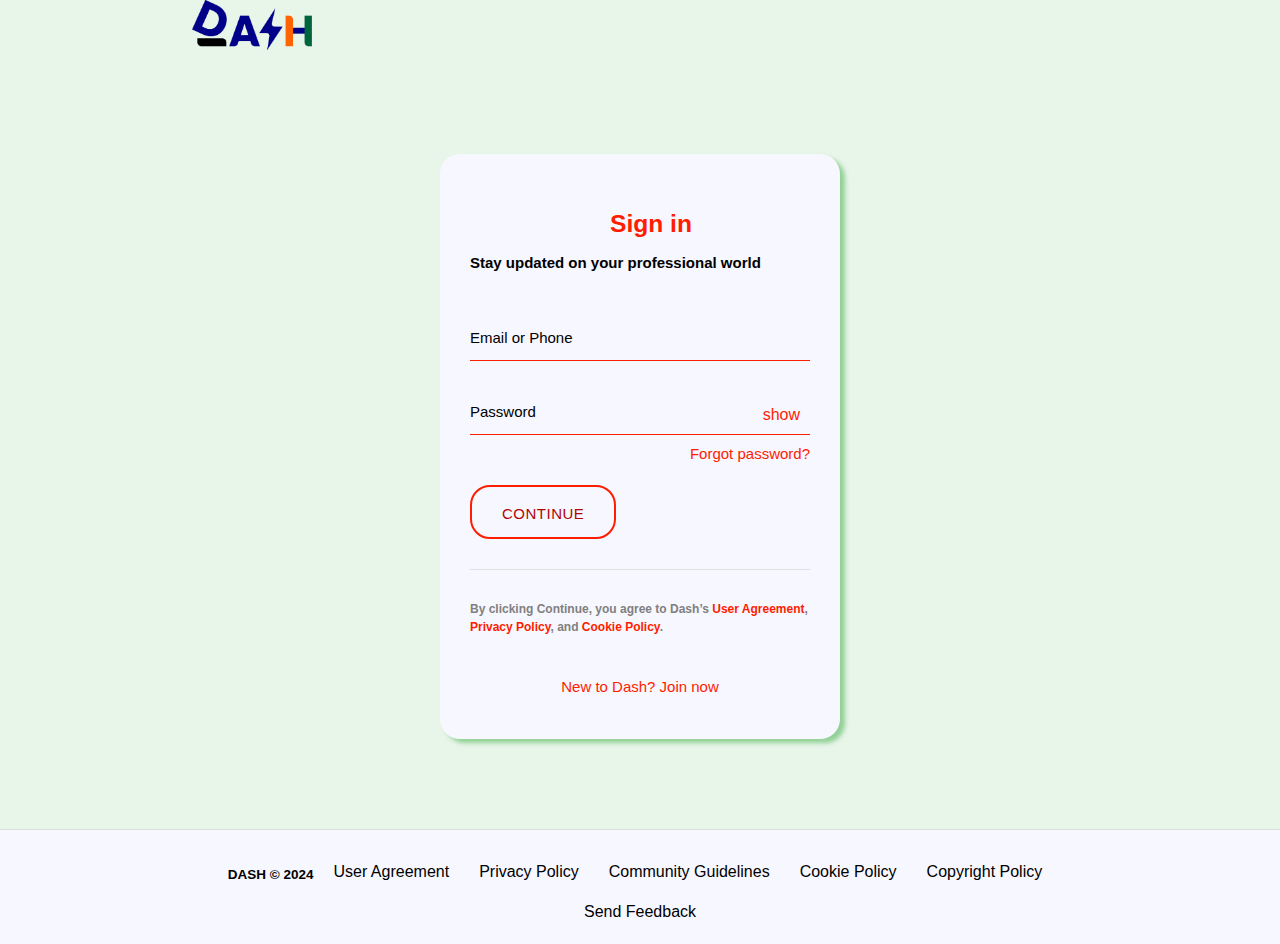
<file: login.html>
<!DOCTYPE html>
<html lang="en">
<head>
  <meta http-equiv="Content-Type" content="text/html; charset=UTF-8"/>
  <meta name="viewport" content="width=device-width, initial-scale=1, maximum-scale=1.0"/>
  <!-- SEO Meta Tags -->
  <meta name="description" content="Simplifying Form-Filling for Students and Professionals.">
  <meta name="author" content="Harinandan Shukla">
  <!-- OG Meta Tags to improve the way the post looks when you share the page on LinkedIn, Facebook, Google+ -->
  <meta property="og:site_name" content="DASH"> <!-- website name -->
  <meta property="og:site" content="https://yourwebsite.com"> <!-- website link -->
  <meta property="og:title" content="DASH - Document Automation & Streamlined Handling"> <!-- title shown in the actual shared post -->
  <meta property="og:description" content="Simplifying Form-Filling for Students and Professionals."> <!-- description shown in the actual shared post -->
  <meta property="og:image" content="img/logo/logo.png"> <!-- image link, make sure it's jpg -->
  <meta property="og:url" content="https://yourwebsite.com"> <!-- where do you want your post to link to -->
  <meta property="og:type" content="website">
  <title>DASH</title>

  <link rel="icon" href="img/logo/logo.jpeg">
  <!-- CSS  -->
  <link rel="stylesheet" href="https://cdnjs.cloudflare.com/ajax/libs/font-awesome/4.7.0/css/font-awesome.min.css">
  <link href="https://fonts.googleapis.com/icon?family=Material+Icons" rel="stylesheet">
  <link href="https://cdnjs.cloudflare.com/ajax/libs/materialize/1.0.0/css/materialize.min.css" rel="stylesheet">
    <link href="login.css" rel="stylesheet">
  
</head>
<body>
  <nav class="green lighten-5" role="navigation">
    <div class="nav-wrapper container" >
      <a id="logo-container" href="index.html" class="brand-logo"><img src="img/logo/logo.png" alt="Logo" style="height: 50px;"></a>
      </div>
      </nav>


        <!-- Login Container -->
  <div class="login-container green lighten-5">
    <!-- Login Card -->
    <div class="login-card">
      <h5>
        <i class="material-icons">login</i> Sign in
      </h5>
      <p>Stay updated on your professional world</p>
      <div class="input-field">
        <input id="email_phone" type="text" class="validate">
        <label for="email_phone">Email or Phone</label>
      </div>
      <div class="input-field">
        <input id="password" type="password" class="validate">
        <label for="password">Password</label>
        <div class="show-password">
          <label for="show-password" onclick="togglePassword()">show</label>
        </div>
      </div>
      <a href="#" class="forgot-password">Forgot password?</a>
      <button class="btn waves-effect waves-light  btn-large btn-custom" type="submit" name="action">Continue</button>
      <div class="divider"></div>
      <p class="agreement">By clicking Continue, you agree to Dash’s <a href="#">User Agreement</a>, <a href="#">Privacy Policy</a>, and <a href="#">Cookie Policy</a>.</p>
      <a href="#" class="join-now">New to Dash? Join now</a>
    </div>
  </div>

  <!-- Import Materialize JS -->
  <script src="https://cdnjs.cloudflare.com/ajax/libs/materialize/1.0.0/js/materialize.min.js"></script>
  <script>
    function togglePassword() {
      var passwordField = document.getElementById("password");
      if (passwordField.type === "password") {
        passwordField.type = "text";
      } else {
        passwordField.type = "password";
      }
    }
  </script>
    <!-- Login Footer Section -->
    <footer class="login-footer">
      <div class="container">
      
        <div class="footer-links">
          <p>DASH © 2024</p>
          <a href="#">User Agreement</a>
          <a href="#">Privacy Policy</a>
          <a href="#">Community Guidelines</a>
          <a href="#">Cookie Policy</a>
          <a href="#">Copyright Policy</a>
          <a href="#">Send Feedback</a>
        </div>
      </div>
    </footer>
</body>

</html>
</file>
<file: css/style.css>
/* Custom Stylesheet */
/**
 
 * Made By  hArinandanShukla ,Webdevloper 
 */
/* Normal desktop :1200px. */
/* Normal desktop :992px. */
/* Tablet desktop :768px. */
/* small mobile :320px. */
/* Large Mobile :480px. */

/* Import Montserrat font */
@import url('https://fonts.googleapis.com/css2?family=Montserrat:wght@400;600&display=swap');


body {
  
  font-weight: normal;
  font-style: normal;

  
  -webkit-user-select: none;
        -webkit-touch-callout: none;
        -moz-user-select: none;
        -ms-user-select: none;
      
        
}

.avatar-image {
  width:50px; /* Adjust size as needed */
  height: 50px; /* Adjust size as needed */
  border-radius: 50%; /* Rounded shape */
  background-color: transparent;
  box-shadow: none !important; 
}
.user-info {
  display: flex;
  align-items: center;
  flex-direction: column;
  margin-top: 10px;
  margin-bottom: 10px;
}
.user-info .user-name {
  font-size: 1.4rem;
  font-weight: 500;
  margin-bottom: 5px;
  color: #10182F;
}
.user-info .logout {
  font-size: 1rem;
  color: #266480;
}
.divider {
  width: 100%;
  margin: 10px auto;
  height: 1px;
  background-color: #0236c5;
}
.bold-text
{
  font-weight: bold !important;
  
}


.no-shadow {
  box-shadow: none !important; /* Remove box shadow */
}

.service-title {
  font-size: 1.5rem; /* Example of custom font size for title */
}

.service-description {
  font-size: 1.1rem; /* Example of custom font size for description */
}
.nav-wrapper a.lsize:hover {
  color: red !important; /* Change this color to your desired hover color */
  background-color: transparent !important;
}

/* Common Styles */
.lsize {
  font-size: 1.1em;
}
.icon-nav
{
  color: #1a237e ;
  
}

.red-text {
  color: #f00; /* Red */
  font-family: 'Montserrat', sans-serif;
}



a {
  display: flex;
  align-items: center;
  text-decoration: none;
  font-family: 'Montserrat', sans-serif;
}

/* Hover Effects */
a:hover {
  color:  #FF1D00; /* Hover color for text */
}

a:hover .material-icons {
  color:  #FF1D00 !important /* Hover color for icons */
}

.hero-container {
  text-align: left;
  margin-top: 50px; /* Adjusted for better spacing */
}

.brand-line {
  font-size: 3rem;
  font-weight: 700;
  font-family: 'Montserrat', sans-serif;
  color: #1f3a93; /* Dark Blue */
}

.subheading {
  font-size: 1.5rem;
  font-weight: 500;
  margin-bottom: 10px;
  font-family: 'Roboto', sans-serif;
  color:  #FF1D00; /* Red */
}

.description {
  font-size: 1.2rem;
  font-weight: 300;
  font-family: 'Open Sans', sans-serif;
  margin-bottom: 20px;
  color: #333; /* Dark Gray for readability */
}

.get-started-btn {
  background-color: transparent; /* Dark Blue */
  border: 2px solid #ff6b6b; /* Light Blue */
  padding: 15px 30px;
  font-size: 1.2rem;
  font-weight: 600;
  color:  red;
  border-radius: 20px;
  transition: background 0.3s ease, transform 0.3s ease;
  font-family: 'Roboto', sans-serif; /* Consistent font */
}

.get-started-btn:hover {
  background-color: #e9e9e9; /* Light Blue */
  transform: translateY(-2px);
}

.herosvg {
  margin-top: 50px; /* Adjusted for better alignment */
  width: 500px;
  align-items: right;
   /* Ensure responsiveness */
}

/* Utility Classes */
.white {
  background-color: #ffffff;
}

.dark-blue-text {
  color: #1f3a93;
}

.red-text {
  color:  #FF1D00;

}











.card {
  border-radius: 10px;
  overflow: hidden;
  transition: transform 0.2s ease, box-shadow 0.3s ease;
  box-shadow: 0 2px 4px rgba(0, 0, 0, 0.1);
}

.card:hover {
  transform: translateY(-5px);
  box-shadow: 0 4px 8px rgba(0, 0, 0, 0.2);
}

.card-image img {
  width: 100%;
  height: auto;
  border-radius: 10px 10px 0 0;
}

.card-content {
  padding: 20px;
  background-color: #fff; /* White background for content */
}

.card-title {
  display: block;
  margin-bottom: 10px;
  font-size: 1.2rem;
  font-weight: 600;
  color: #e74c3c; /* Red */
}

.card-content p {
  font-size: 1rem;
  line-height: 1.6;
  color: #666;
}

.red-text {
  color: #FF1D00; /* Red */
}

.bold-text {
  font-weight: 600;
}



/*   newslatter */
.subscribe-section {
  background: rgba(235, 255, 252, 0.685);
  color: rgb(2, 9, 109);
  padding: 50px 0;
}
.subscribe-container {
  max-width: 800px;
  margin: auto;
}
.input-field input[type=email]:focus + label {
  color: #0e0d0d !important;
}
.input-field input[type=email]:focus {
  border-bottom: 1px solid #0f0f0f !important;
  box-shadow: 0 1px 0 0 #111011 !important;
  color: rgb(5, 5, 5);
}
.btn-subscribe {
  background-color: transparent!important;
  color: rgb(2, 9, 109);
  box-shadow: none;
  border: 2px solid blue;
  border-radius: 20px;
  margin: 20px;
  width: 150px;
  height: 50px;
}


.custom-footer {
  background-color: #10182F;
  color: white;
  padding: 40px 0;
  font-family: 'Open Sans', sans-serif;
}

.custom-footer h5 {
  font-size: 1.5rem;
  font-weight: 500;
  margin-bottom: 20px;
}

.custom-footer ul {
  list-style-type: none;
  padding: 0;
}

.custom-footer ul li {
  margin-bottom: 10px;
}

.custom-footer ul li a {
  color: #bfbfbf;
  text-decoration: none;
  transition: color 0.2s;
}

.custom-footer ul li a:hover {
  color: white;
}

.custom-footer form {
  margin-top: 20px;
}

.custom-footer input {
  background: none;
  border: 1px solid #7489C6;
  color: white;
  padding: 10px;
  margin-right: 10px;
  border-radius: 4px;
}

.custom-footer input::placeholder {
  color: #ccc;
}

.custom-footer .btn {
  background-color: #fff;
  color: #10182F;
  border-radius: 4px;
  transition: background-color 0.2s;
}

.custom-footer .btn:hover {
  background-color: #cecccc;
}

.custom-footer p, .custom-footer a {
  color: #bfbfbf;
}

.custom-footer p {
  margin: 0;
}

.custom-footer .social-icons {
  margin-top: 20px;
}

.custom-footer .social-icons a {
  color: #bfbfbf;
  margin: 0 10px;
  font-size: 24px;
  transition: color 0.2s;
}

.custom-footer .social-icons a:hover {
  color: #fff;
}

@media (max-width: 1200px) {
  .custom-footer .row .col {
    margin-bottom: 20px;
  }

  .custom-footer .row {
    display: flex;
    flex-wrap: wrap;
  }

  .custom-footer .row .col {
    flex: 0 0 50%;
    max-width: 50%;
  }
}

@media (max-width: 600px) {
  .custom-footer .row .col {
    margin-bottom: 20px;
  }

  .custom-footer .row {
    display: flex;
    flex-direction: column;
    align-items: center;
  }

  .custom-footer .row .col {
    flex: 0 0 100%;
    max-width: 100%;
  }
}




.curve {
  position: absolute;
  height: 250px;
  width: 100%;
  bottom: 0;
  text-align: center;
}

.curve::before {
  content: '';
  display: block;
  position: absolute;
  border-radius: 100% 50%;
  width: 55%;
  height: 100%;
  transform: translate(85%, 60%);
  background-color: hsl(216, 21%, 16%);
}

.curve::after {
  content: '';
  display: block;
  position: absolute;
  border-radius: 100% 50%;
  width: 55%;
  height: 100%;
  background-color: #3c31dd;
  transform: translate(-4%, 40%);
  z-index: -1;
}



.brand-logos {
  display: flex;
  justify-content: center;
  align-items: center;
  flex-wrap: wrap;
  gap: 10px;
}

.brand {
  text-align: center;
  width: 120px; /* Adjust width of each brand as needed */
}

.brand img {
  max-width: 50%;
  height: auto;
  display: block;
  margin: 0 auto;
}

.brand-info h4 {
  margin-top: 10px;
  font-size: 18px;
  color: blue;
  font-family: 'Lucida Sans', 'Lucida Sans Regular', 'Lucida Grande', 'Lucida Sans Unicode', Geneva, Verdana, sans-serif;
  visibility: hidden;
  

}


/*login*/
.section {
  padding: 50px 0;
}

.card {
  height: 100%;
  display: flex;
  flex-direction: column;
  justify-content: space-between;
}

.card-content {
  flex: 1 1 auto;
}

.card-title {
  font-size: 1.5rem;
}

.gradient-card1 {
  background: linear-gradient(135deg, #172642, #a9bcdd);
  border-radius: 10px;
  overflow: hidden;
}

.gradient-card2 {
  background: linear-gradient(135deg, #150453, #e5ebf0);
  border-radius: 10px;
  overflow: hidden;
}

.gradient-card3 {
  background: linear-gradient(135deg, #ec5f0d, #f3efe2);
  border-radius: 10px;
  overflow: hidden;
}

.gradient-card4 {
  background: linear-gradient(135deg, #fcf8f8, #ff4800);
  border-radius: 10px;
  overflow: hidden;
}

.gradient-card5 {
  background: linear-gradient(135deg, #30d607, #d8e2f1);
  border-radius: 10px;
  overflow: hidden;
}

.gradient-card6 {
  background: linear-gradient(135deg, #d60404, #e9f6ff);
  border-radius: 10px;
  overflow: hidden;
}

/* 
.section-job {
  padding: 60px 0;
  background-color: #ffe5e5;
}
.job-content {
  display: flex;
  align-items: center;
  justify-content: space-between;
  flex-wrap: wrap;
  text-align: center;
}
.job-content .text-content {
  flex: 1;
  margin: 20px;
}
.job-content .text-content h5 {
  font-size: 2rem;
  color:#af0505;
  margin-bottom: 20px;
}
.job-content .text-content p {
  font-size: 1.2rem;
  color: #af0505;
  margin-bottom: 30px;
}
.job-content .icon-content {
  flex: 0.3;
  margin: 20px;
}
.job-content .icon-content i {
  font-size: 6rem;
  color: #af0505;
} */
.btn-large{
  background-color: transparent;
  color: #af0505;
  padding: 0 2rem;
  box-shadow: none;
  border: 2px solid red;
  border-radius: 20px;
}
.btn-large:hover
{
  color: white;
  background-color: #af0505;
}



.steps-section {
  padding: 60px 20px;
  background-color: #fff0f0;
  text-align: center;
}
.steps-content {
  display: flex;
  justify-content: center;
  align-items: center;
  flex-wrap: wrap;
  gap: 40px;
}
.step {
  flex: 1;
  max-width: 200px;
  background-color: transparent;
  padding: 20px;
  border-radius: 10px;
  box-shadow: 0 4px 8px rgba(0, 0, 0, 0.1);
  text-align: center;
  position: relative;
}
.step::after {
  content: '';
  position: absolute;
  top: 50%;
  right: -30px;
  width: 20px;
  height: 20px;
  border-top: 3px solid #ff5e62;
  border-right: 3px solid #ff5e62;
  transform: rotate(45deg);
}
.step:last-child::after {
  content: none;
}
.step-icon {
  font-size: 3rem;
  background: linear-gradient(125deg, #ac0202, #fa3b34);
  -webkit-background-clip: text;
  -webkit-text-fill-color: transparent;
  margin-bottom: 10px;
}
.step-title {
  font-size: 1.5rem;
  margin-bottom: 10px;
  color: #0c0909;
}
.step-description {
  font-size: 1rem;
  color: #000000;
}





/*  css for logoin form 

*/
</file>
<file: jobs.css>
/* Import Montserrat font */
@import url('https://fonts.googleapis.com/css2?family=Montserrat:wght@400;600&display=swap');


.sectionfilter
{ height: auto;
    background: linear-gradient(135deg, #e3f2fd 0%, #bbdefb 100%);
    margin: 0;
    padding: 20px;
}
  .filter-section {
    padding: 20px;

    border-radius: 16px;

  }
  .filter-section h5 {
    color: #1976d2;
    text-align: center;
    margin-bottom: 20px;
    font-weight: bold;
  }
  .input-field .prefix {
    color: #1976d2;
  }
  .input-field input[type="text"]:focus:not([readonly]) + label {
    color: #1976d2;
  }
  .input-field input[type="text"]:focus:not([readonly]) {
    border-bottom: 2px solid #1976d2;
    box-shadow: none;
  }
  .input-field .select-wrapper input.select-dropdown {
    color: #424242;
  }
  .input-field .dropdown-content li>a, .input-field .dropdown-content li>span {
    color: #1976d2 !important;
  }
  .input-field .dropdown-content li.active>span {
    background-color: #bbdefb !important;
  }
  .row .col {
    padding: 0 10px;
  }
  .input-field .dropdown-content {
    background-color: #f3f4f6;
    border: 1px solid #ddd;
    border-radius: 10px;
  }
  .input-field .dropdown-content li:hover, .input-field .dropdown-content li.active {
    background-color: #e3f2fd !important;
  }
  .input-field .select-wrapper {
    background: #fff;
    border-radius: 8px;
    padding: 8px;
    box-shadow: 0 4px 8px rgba(0, 0, 0, 0.1);
  }
  @media (max-width: 768px) {
    .filter-section {
      padding: 15px;
    }
    .filter-section h5 {
      font-size: 1.5em;
    }
    .input-field label {
      font-size: 0.9em;
    }
    .input-field input {
      font-size: 0.9em;
    }
    .input-field .select-wrapper {
      padding: 5px;
    }
  }



.job-list {
    list-style-type: none;
    padding: 0;
    counter-reset: job-counter;
}

.job-list li {
    position: relative;
    margin-bottom: 0;
    padding: 1px;
    border-bottom: 1px solid blue;
    box-shadow: none;
    background: transparent;
    font-weight: 300;

}

.job-list li::before {
    counter-increment: job-counter;
    content: counter(job-counter);
    position: absolute;
    left: -25px; /* Adjust as necessary */
    top: 50%;
    transform: translateY(-50%);
    font-size: 1.2rem;
    font-weight: 300;
    color: #0c45e4;
}

/* Align items center in job-details */
.job-details {
    display: flex;
    align-items: center;
}

.job-details span {
    display: flex;
    align-items: center;
}

.job-details i {
    margin-right: 5px;
}
.datejob
{
    color: rgb(34, 6, 34);
    font-weight: 300;
}
/* Styling the status */
.status-applied {
    color: darkblue;
    font-weight: 300;
}
}
.status-not-applied {
    color: rgb(252, 58, 9);
}

/* View button styling */
.job-details a {
    text-decoration: none;
    color: blue;
    font-weight: bold;
    margin-left: 5px;
    font-weight: 300;
}

/* Responsive Styles */
@media only screen and (max-width: 400px) {
    .job-section-post .card-panel {
        padding: 10px;
        margin-bottom: 10px;
    }

    .job-section-post .col.s12,
    .job-section-post .col.s4 {
        width: 100%;
        margin-bottom: 10px;
        text-align: center;
    }

    .job-section-post .col.s4.job-details {
        text-align: left;
    }

    .job-list li::before {
        left: -15px; /* Adjust for smaller screens */
    }
    .card-title a {
        color: rgb(22, 21, 21);
        text-decoration: none;
        font-size: 10px;
        font-family: 'Montserrat', sans-serif;
        font-weight: 300;
    
    }
}

/* Materialize specific styles */
.card-title a {
    color: rgb(22, 21, 21);
    text-decoration: none;
    font-size: 15px;
    font-family: 'Montserrat', sans-serif;
    font-weight: 400;

}

.material-icons {
    vertical-align: middle;
}

.container {
    width: 100%;
    max-width: 1200px;
    margin: 0 auto;
    padding: 0 15px;
}


  /* .job-section-post {
   
    color: #424242;
    font-family: 'Roboto', sans-serif;
    padding: 20px;
  }
  

  ul {
    list-style-type: none;
    padding: 0;
}

li {
    margin-bottom: 0px;
}

.card-panel {
    padding: 15px;

}

.jobagencylogo {
    width: 60px;
    height: 60px;
}

.card-title a {
    color: blue;
    text-decoration: none;
font-size: medium;


}

.job-details span {
    display: flex;
    align-items: center;
}

.job-details i {
    margin-right: 5px;
}

.status-applied {
    color: darkblue;
}

.status-not-applied {
    color: red;
}

.job-card-footer .btn {
    background-color: transparent;
    color: black;
    padding: 0 2rem;
    box-shadow: none;
    border: none;
    border-radius: 20px;
}

.job-card-footer .btn:hover {
   
  color: black;
  background-color: #f8f8f8;
  }
   */
   
  /* .job-section-post {
    background-color: #f3f4f6;
    color: #424242;
    font-family: 'Roboto', sans-serif;
    padding: 20px;
  }
  
  .job-card {
    margin-bottom: 20px;
    border-radius: 16px;
    box-shadow: 0 10px 15px rgba(0, 0, 0, 0.1);
    background-color: #ffffff;
  }
  
  .job-card-header {
   
    border-top-left-radius: 16px;
    border-top-right-radius: 16px;
    padding: 10px 20px;
    color: #1976d2;
    font-weight: bold;
    display: flex;
    align-items: center;
  }
  .jobagencylogo{
    width: 5%;
    height: auto;

  }
  .job-card-header i {
    margin-right: 10px;
  }
  
  .job-card-content {
    padding: 20px;
  }
  
  .job-card-content .row {
    margin-bottom: 0;
  }
  
  .job-card-content .col {
    padding: 10px 0;
  }
  
  .job-card-content i {
    vertical-align: middle;
    margin-right: 5px;
    color: #1976d2;
  }
  
  .job-card-footer {
    background-color: #f1f8e9;
    border-bottom-left-radius: 16px;
    border-bottom-right-radius: 16px;
    padding: 10px 20px;
    text-align: right;
  }
  
  .job-card-footer .btn {
    border-radius: 20px;
    background-color: #1976d2;
    color: #fff;
    transition: background-color 0.3s;
  }
  
  .job-card-footer .btn:hover {
    background-color: #1565c0;
  }
  
  .btn-small {
    padding: 5px 10px;
    font-size: 12px;
  }
  
  */



  .paginationbody {
    background-color: #f3f4f6;
    color: #424242;
    display: flex;
    justify-content: center;
    align-items: center;
    height: auto;
  }
  .pagination {
    display: flex;
    justify-content: center;
    align-items: center;
    padding: 10px;
    margin: 0px;
    border-radius: 8px;
    background: linear-gradient(135deg, #e3f2fd 0%, #bbdefb 100%);
    box-shadow: 0 10px 15px rgba(0, 0, 0, 0.1);
  }
  .pagination li a {
    color: #1976d2;
    font-weight: bold;
    border-radius: 50%;
    transition: background-color 0.3s, color 0.3s;
  }
  .pagination li.active a {
    background-color: #1976d2;
    color: #fff;
  }
  .pagination li.waves-effect:hover a {
    background-color: #bbdefb;
  }
  .pagination li.disabled a {
    color: #b0bec5;
  }
  .pagination li a i {
    font-size: 1.5em;
  }
</file>
<file: login.css>
.login-container {
    display: flex;
    justify-content: center;
    align-items: center;
    height: 85vh;
    
  }
  .login-card {
    background-color: rgb(247, 247, 255);
    padding: 40px 30px;
    border-radius: 20px;
    box-shadow: 5px 4px 4px 0 rgba(61, 173, 70, 0.5);
    
    max-width: 400px;
    width: 100%;
  }
  .login-card h5 {
    display: flex;
    align-items: center;
    gap: 20px;
    margin-bottom: 10px;
    font-weight: bold;
    color: #FF1D00;
  }
  .login-card p {
    margin-bottom:  40px;
    color: #000000;
    font-weight: bold;
  }
  .login-card .input-field {
    margin-bottom: 20px;
  }
  .login-card .input-field label {
    color: black;
  }
  .login-card .input-field input {
    border-bottom: 1px solid #FF1D00;
  }
  .login-card .input-field input:focus + label,
  .login-card .input-field input:focus {
    color: black !important;
    border-bottom: 1px solid black!important;
    box-shadow: none;
  }
  .login-card .show-password {
    position: relative;
    margin-top: -20px;
    margin-bottom: 20px;
  }
  .login-card .show-password label {
    position: absolute;
    right: 10px;
    top: -20px;
    cursor: pointer;
    color: #FF1D00;
    font-size: medium;
  }
  .login-card .forgot-password {
    display: block;
    margin-top: 20px;
    margin-bottom: 20px;
    color: #ff1d00;
    text-align: right;

  }
  .login-card .forgot-password:hover {
    text-decoration: underline;
    color: black;
  }
  .login-card .divider {
    margin: 30px 0;
  }
  .login-card .agreement {
    font-size: 0.8rem;
    color: grey;
    margin-top: 20px;
  }
  .login-card .agreement a {
    color: #ff1d00;
    text-decoration: none;
  }
  .login-card .agreement a:hover {
    text-decoration: underline;
     color: black;
  }
  .login-card .join-now {
    display: block;
    text-align: center;
    margin-top: 20px;
    color: #ff1d00;
    font-weight: 500;
  }




  .login-card .join-now:hover {
    text-decoration: underline;
     color: black;
  }

  .btn-large{
    background-color: transparent;
    color: #af0505;
    padding: 0 2rem;
    box-shadow: none;
    border: 2px solid #FF1D00;
    border-radius: 20px;
  }
  .btn-large:hover
  {
    color: black;
    background-color: transparent;
       border: 2px solid black;
  }
  
  .login-footer {
    background: rgb(247, 247, 255);
    padding: 20px 0;
    text-align: center;
    color: black;
    font-weight: bold;
    font-size: 0.9rem;
    border-top: 1px solid #ddd;
  }
  .login-footer p {
    margin: 5px 0;
  }
  .login-footer a {
    color: black;
    margin: 0 10px;
    text-decoration: none;
    font-weight: 500;
    font-size: medium;
    transition: color 0.3s ease;
  }
  .login-footer a:hover {
  
    text-decoration: underline;
    color: #FF1D00;
  }
  .login-footer .footer-links {
    display: flex;
    flex-wrap: wrap;
    justify-content: center;
    gap: 10px;
    margin-top: 10px;
  }
</file>
